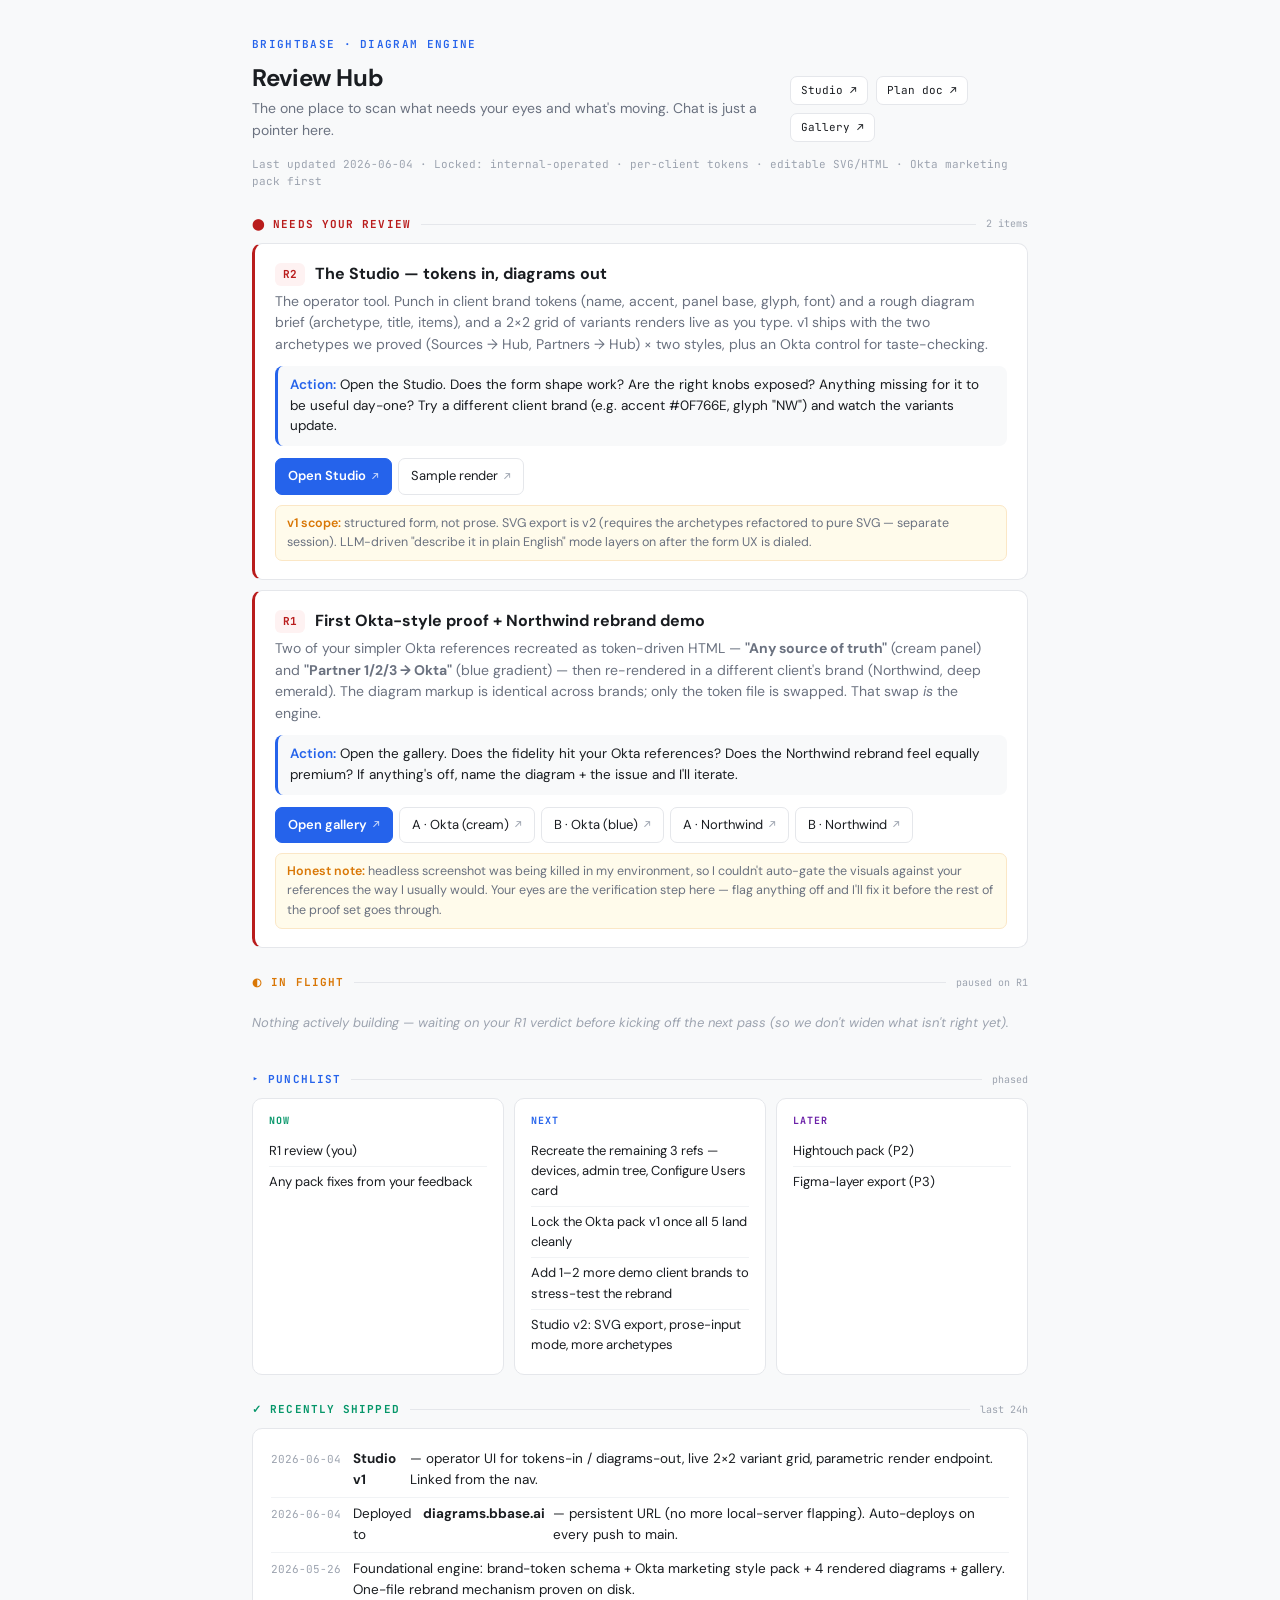
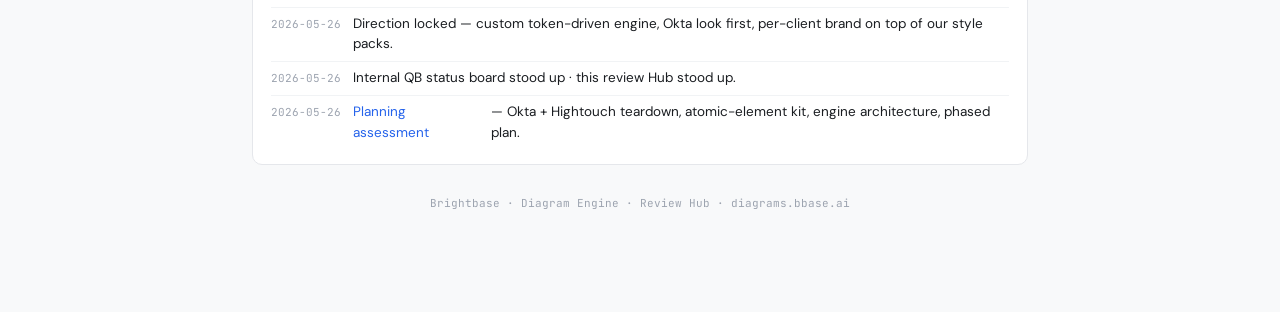
<file: index.html>
<!DOCTYPE html>
<html lang="en">
<head>
<meta charset="UTF-8">
<meta name="viewport" content="width=device-width, initial-scale=1.0">
<title>Diagram Engine · Review Hub</title>
<link rel="preconnect" href="https://fonts.googleapis.com">
<link rel="preconnect" href="https://fonts.gstatic.com" crossorigin>
<link href="https://fonts.googleapis.com/css2?family=DM+Sans:opsz,wght@9..40,400;9..40,500;9..40,600;9..40,700&family=JetBrains+Mono:wght@400;500;600&display=swap" rel="stylesheet">
<style>
  :root{
    --bg:#FFFFFF; --bg2:#F8F9FA; --bg3:#F1F3F5;
    --ink:#1A1D21; --ink2:#6B7280; --ink3:#9CA3AF;
    --border:#E5E7EB; --accent:#2563EB;
    --green:#059669; --green-bg:#ECFDF5;
    --amber:#D97706; --amber-bg:#FFFBEB;
    --purple:#6B21A8; --purple-bg:#F5F3FF;
    --red:#B91C1C; --red-bg:#FEF2F2;
    --r:10px;
    --mono:"JetBrains Mono",ui-monospace,monospace;
  }
  *{box-sizing:border-box;margin:0;padding:0;}
  html{scroll-behavior:smooth;}
  body{font-family:"DM Sans",system-ui,sans-serif; color:var(--ink); background:var(--bg2); line-height:1.55; font-size:15px; -webkit-font-smoothing:antialiased;}
  .wrap{max-width:820px; margin:0 auto; padding:36px 22px 100px;}
  /* header */
  .hdrow{display:flex; align-items:flex-end; justify-content:space-between; gap:18px; margin-bottom:8px;}
  .eyebrow{font-family:var(--mono); font-size:11px; letter-spacing:.12em; text-transform:uppercase; color:var(--accent); font-weight:600;}
  h1{font-size:24px; font-weight:700; letter-spacing:-.015em; margin:6px 0 2px;}
  .sub{color:var(--ink2); font-size:14px;}
  .util{display:flex; gap:8px; flex-wrap:wrap;}
  .util a{text-decoration:none; font-family:var(--mono); font-size:11px; padding:5px 10px; border:1px solid var(--border); border-radius:7px; color:var(--ink); background:var(--bg); white-space:nowrap;}
  .util a:hover{border-color:var(--accent); color:var(--accent);}
  .meta{margin-top:14px; font-family:var(--mono); font-size:11px; color:var(--ink3);}
  /* section */
  .sec{margin-top:26px;}
  .sec-h{display:flex; align-items:center; gap:10px; margin-bottom:10px;}
  .sec-h .lbl{font-family:var(--mono); font-size:11px; letter-spacing:.1em; text-transform:uppercase; font-weight:700;}
  .sec-h.pin .lbl{color:var(--red);}
  .sec-h.fl .lbl{color:var(--amber);}
  .sec-h.pl .lbl{color:var(--accent);}
  .sec-h.sh .lbl{color:var(--green);}
  .sec-h .ln{flex:1; height:1px; background:var(--border);}
  .sec-h .ct{font-family:var(--mono); font-size:10px; color:var(--ink3);}
  /* item card */
  .item{background:var(--bg); border:1px solid var(--border); border-radius:var(--r); padding:18px 20px; margin-bottom:10px; position:relative;}
  .item.pinned{border-left:3px solid var(--red);}
  .item-top{display:flex; align-items:center; gap:10px; margin-bottom:4px;}
  .tagid{font-family:var(--mono); font-size:11px; font-weight:700; padding:3px 8px; border-radius:6px; background:var(--bg3); color:var(--ink);}
  .tagid.r{background:var(--red-bg); color:var(--red);}
  .it-title{font-weight:700; font-size:16px;}
  .it-what{color:var(--ink2); font-size:14px; margin:4px 0 10px;}
  .it-act{font-size:13.5px; padding:9px 12px; background:var(--bg2); border-radius:8px; border-left:3px solid var(--accent); margin:8px 0 12px;}
  .it-act b{font-weight:600; color:var(--accent);}
  .links{display:flex; flex-wrap:wrap; gap:6px;}
  .links a{text-decoration:none; font-size:13px; padding:7px 12px; border-radius:7px; border:1px solid var(--border); color:var(--ink); background:var(--bg); display:inline-flex; align-items:center; gap:6px;}
  .links a:hover{border-color:var(--accent); color:var(--accent);}
  .links a.primary{background:var(--accent); color:#fff; border-color:var(--accent); font-weight:600;}
  .links a.primary:hover{background:#1d4fbf; color:#fff;}
  .links a .ar{font-family:var(--mono); font-size:11px; color:var(--ink3);}
  .links a.primary .ar{color:rgba(255,255,255,.8);}
  .note-honest{margin-top:10px; font-size:12.5px; color:var(--ink2); background:var(--amber-bg); border:1px solid #FBE7C6; border-radius:7px; padding:8px 11px;}
  .note-honest b{color:var(--amber); font-weight:600;}
  /* empty in-flight */
  .empty{font-size:13px; color:var(--ink3); padding:12px 0; font-style:italic;}
  /* punchlist 3-col */
  .punch{display:grid; grid-template-columns:1fr 1fr 1fr; gap:10px;}
  .pcol{background:var(--bg); border:1px solid var(--border); border-radius:var(--r); padding:14px 16px;}
  .pcol .ph{font-family:var(--mono); font-size:10px; letter-spacing:.1em; text-transform:uppercase; font-weight:700; margin-bottom:7px;}
  .pcol.now .ph{color:var(--green);}
  .pcol.nxt .ph{color:var(--accent);}
  .pcol.ltr .ph{color:var(--purple);}
  .pcol ul{list-style:none; padding:0; margin:0;}
  .pcol li{font-size:13px; padding:5px 0; border-top:1px solid var(--bg3); color:var(--ink);}
  .pcol li:first-child{border-top:none;}
  /* shipped */
  .ship{background:var(--bg); border:1px solid var(--border); border-radius:var(--r); padding:14px 18px;}
  .ship ul{list-style:none; padding:0; margin:0;}
  .ship li{font-size:13.5px; padding:6px 0; border-top:1px solid var(--bg3); display:flex; gap:8px; align-items:baseline;}
  .ship li:first-child{border-top:none;}
  .ship .dt{font-family:var(--mono); font-size:11px; color:var(--ink3); min-width:74px;}
  .foot{text-align:center; color:var(--ink3); font-size:11px; margin-top:30px; font-family:var(--mono);}
  @media(max-width:700px){.punch{grid-template-columns:1fr;}}
</style>
</head>
<body>
<div class="wrap">

  <div class="hdrow">
    <div>
      <div class="eyebrow">Brightbase · Diagram Engine</div>
      <h1>Review Hub</h1>
      <div class="sub">The one place to scan what needs your eyes and what's moving. Chat is just a pointer here.</div>
    </div>
    <div class="util">
      <a href="/studio.html" target="_blank">Studio ↗</a>
      <a href="/Diagram_Engine_Plan.html" target="_blank">Plan doc ↗</a>
      <a href="/gallery.html" target="_blank">Gallery ↗</a>
    </div>
  </div>
  <div class="meta">Last updated 2026-06-04 · Locked: internal-operated · per-client tokens · editable SVG/HTML · Okta marketing pack first</div>

  <!-- PINNED -->
  <div class="sec">
    <div class="sec-h pin"><span class="lbl">⬤ Needs your review</span><span class="ln"></span><span class="ct">2 items</span></div>

    <div class="item pinned">
      <div class="item-top">
        <span class="tagid r">R2</span>
        <span class="it-title">The Studio — tokens in, diagrams out</span>
      </div>
      <div class="it-what">
        The operator tool. Punch in client brand tokens (name, accent, panel base, glyph, font) and a rough diagram brief (archetype, title, items), and a 2×2 grid of variants renders live as you type. v1 ships with the two archetypes we proved (Sources → Hub, Partners → Hub) × two styles, plus an Okta control for taste-checking.
      </div>
      <div class="it-act">
        <b>Action:</b> Open the Studio. Does the form shape work? Are the right knobs exposed? Anything missing for it to be useful day-one? Try a different client brand (e.g. accent #0F766E, glyph "NW") and watch the variants update.
      </div>
      <div class="links">
        <a class="primary" href="/studio.html" target="_blank">Open Studio <span class="ar">↗</span></a>
        <a href="/render.html?type=sources-hub&style=cream&accent=%230F766E&glyph=NW&title=Any%20source%20of%20truth&items=HR%20Systems%7CThird-party%20IdPs%7CActive%20Directory%7CLDAP" target="_blank">Sample render <span class="ar">↗</span></a>
      </div>
      <div class="note-honest"><b>v1 scope:</b> structured form, not prose. SVG export is v2 (requires the archetypes refactored to pure SVG — separate session). LLM-driven "describe it in plain English" mode layers on after the form UX is dialed.</div>
    </div>

    <div class="item pinned">
      <div class="item-top">
        <span class="tagid r">R1</span>
        <span class="it-title">First Okta-style proof + Northwind rebrand demo</span>
      </div>
      <div class="it-what">
        Two of your simpler Okta references recreated as token-driven HTML — <b>"Any source of truth"</b> (cream panel) and <b>"Partner 1/2/3 → Okta"</b> (blue gradient) — then re-rendered in a different client's brand (Northwind, deep emerald). The diagram markup is identical across brands; only the token file is swapped. That swap <em>is</em> the engine.
      </div>
      <div class="it-act">
        <b>Action:</b> Open the gallery. Does the fidelity hit your Okta references? Does the Northwind rebrand feel equally premium? If anything's off, name the diagram + the issue and I'll iterate.
      </div>
      <div class="links">
        <a class="primary" href="/gallery.html" target="_blank">Open gallery <span class="ar">↗</span></a>
        <a href="/diagrams/any-source-of-truth.html" target="_blank">A · Okta (cream) <span class="ar">↗</span></a>
        <a href="/diagrams/partners-idp.html" target="_blank">B · Okta (blue) <span class="ar">↗</span></a>
        <a href="/diagrams/any-source-of-truth.northwind.html" target="_blank">A · Northwind <span class="ar">↗</span></a>
        <a href="/diagrams/partners-idp.northwind.html" target="_blank">B · Northwind <span class="ar">↗</span></a>
      </div>
      <div class="note-honest"><b>Honest note:</b> headless screenshot was being killed in my environment, so I couldn't auto-gate the visuals against your references the way I usually would. Your eyes are the verification step here — flag anything off and I'll fix it before the rest of the proof set goes through.</div>
    </div>
  </div>

  <!-- IN FLIGHT -->
  <div class="sec">
    <div class="sec-h fl"><span class="lbl">◐ In flight</span><span class="ln"></span><span class="ct">paused on R1</span></div>
    <div class="empty">Nothing actively building — waiting on your R1 verdict before kicking off the next pass (so we don't widen what isn't right yet).</div>
  </div>

  <!-- PUNCHLIST -->
  <div class="sec">
    <div class="sec-h pl"><span class="lbl">▸ Punchlist</span><span class="ln"></span><span class="ct">phased</span></div>
    <div class="punch">
      <div class="pcol now">
        <div class="ph">Now</div>
        <ul>
          <li>R1 review (you)</li>
          <li>Any pack fixes from your feedback</li>
        </ul>
      </div>
      <div class="pcol nxt">
        <div class="ph">Next</div>
        <ul>
          <li>Recreate the remaining 3 refs — devices, admin tree, Configure Users card</li>
          <li>Lock the Okta pack v1 once all 5 land cleanly</li>
          <li>Add 1–2 more demo client brands to stress-test the rebrand</li>
          <li>Studio v2: SVG export, prose-input mode, more archetypes</li>
        </ul>
      </div>
      <div class="pcol ltr">
        <div class="ph">Later</div>
        <ul>
          <li>Hightouch pack (P2)</li>
          <li>Figma-layer export (P3)</li>
        </ul>
      </div>
    </div>
  </div>

  <!-- SHIPPED -->
  <div class="sec">
    <div class="sec-h sh"><span class="lbl">✓ Recently shipped</span><span class="ln"></span><span class="ct">last 24h</span></div>
    <div class="ship">
      <ul>
        <li><span class="dt">2026-06-04</span> <b>Studio v1</b> — operator UI for tokens-in / diagrams-out, live 2×2 variant grid, parametric render endpoint. Linked from the nav.</li>
        <li><span class="dt">2026-06-04</span> Deployed to <b>diagrams.bbase.ai</b> — persistent URL (no more local-server flapping). Auto-deploys on every push to main.</li>
        <li><span class="dt">2026-05-26</span> Foundational engine: brand-token schema + Okta marketing style pack + 4 rendered diagrams + gallery. One-file rebrand mechanism proven on disk.</li>
        <li><span class="dt">2026-05-26</span> Direction locked — custom token-driven engine, Okta look first, per-client brand on top of our style packs.</li>
        <li><span class="dt">2026-05-26</span> Internal QB status board stood up · this review Hub stood up.</li>
        <li><span class="dt">2026-05-26</span> <a href="/Diagram_Engine_Plan.html" target="_blank" style="color:var(--accent);text-decoration:none;">Planning assessment</a> — Okta + Hightouch teardown, atomic-element kit, engine architecture, phased plan.</li>
      </ul>
    </div>
  </div>

  <div class="foot">Brightbase · Diagram Engine · Review Hub · diagrams.bbase.ai</div>
</div>
</body>
</html>
</file>
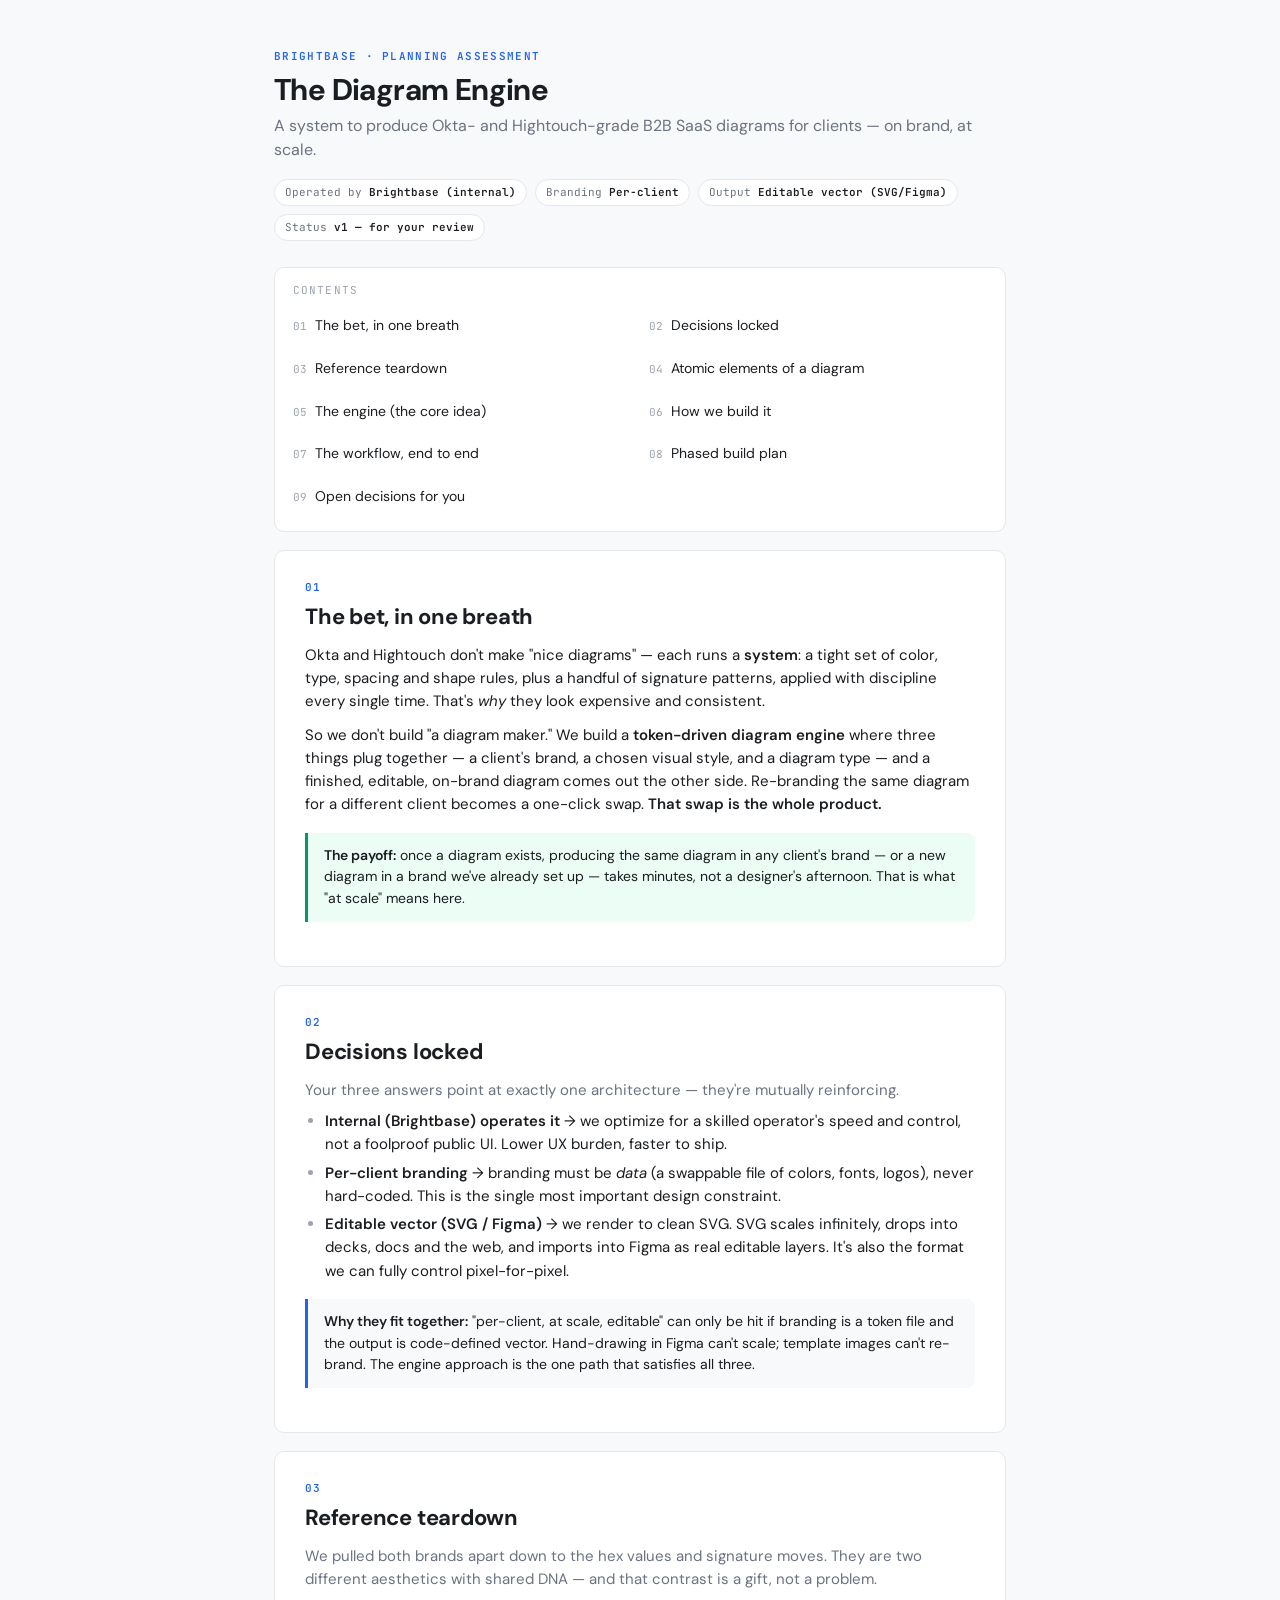
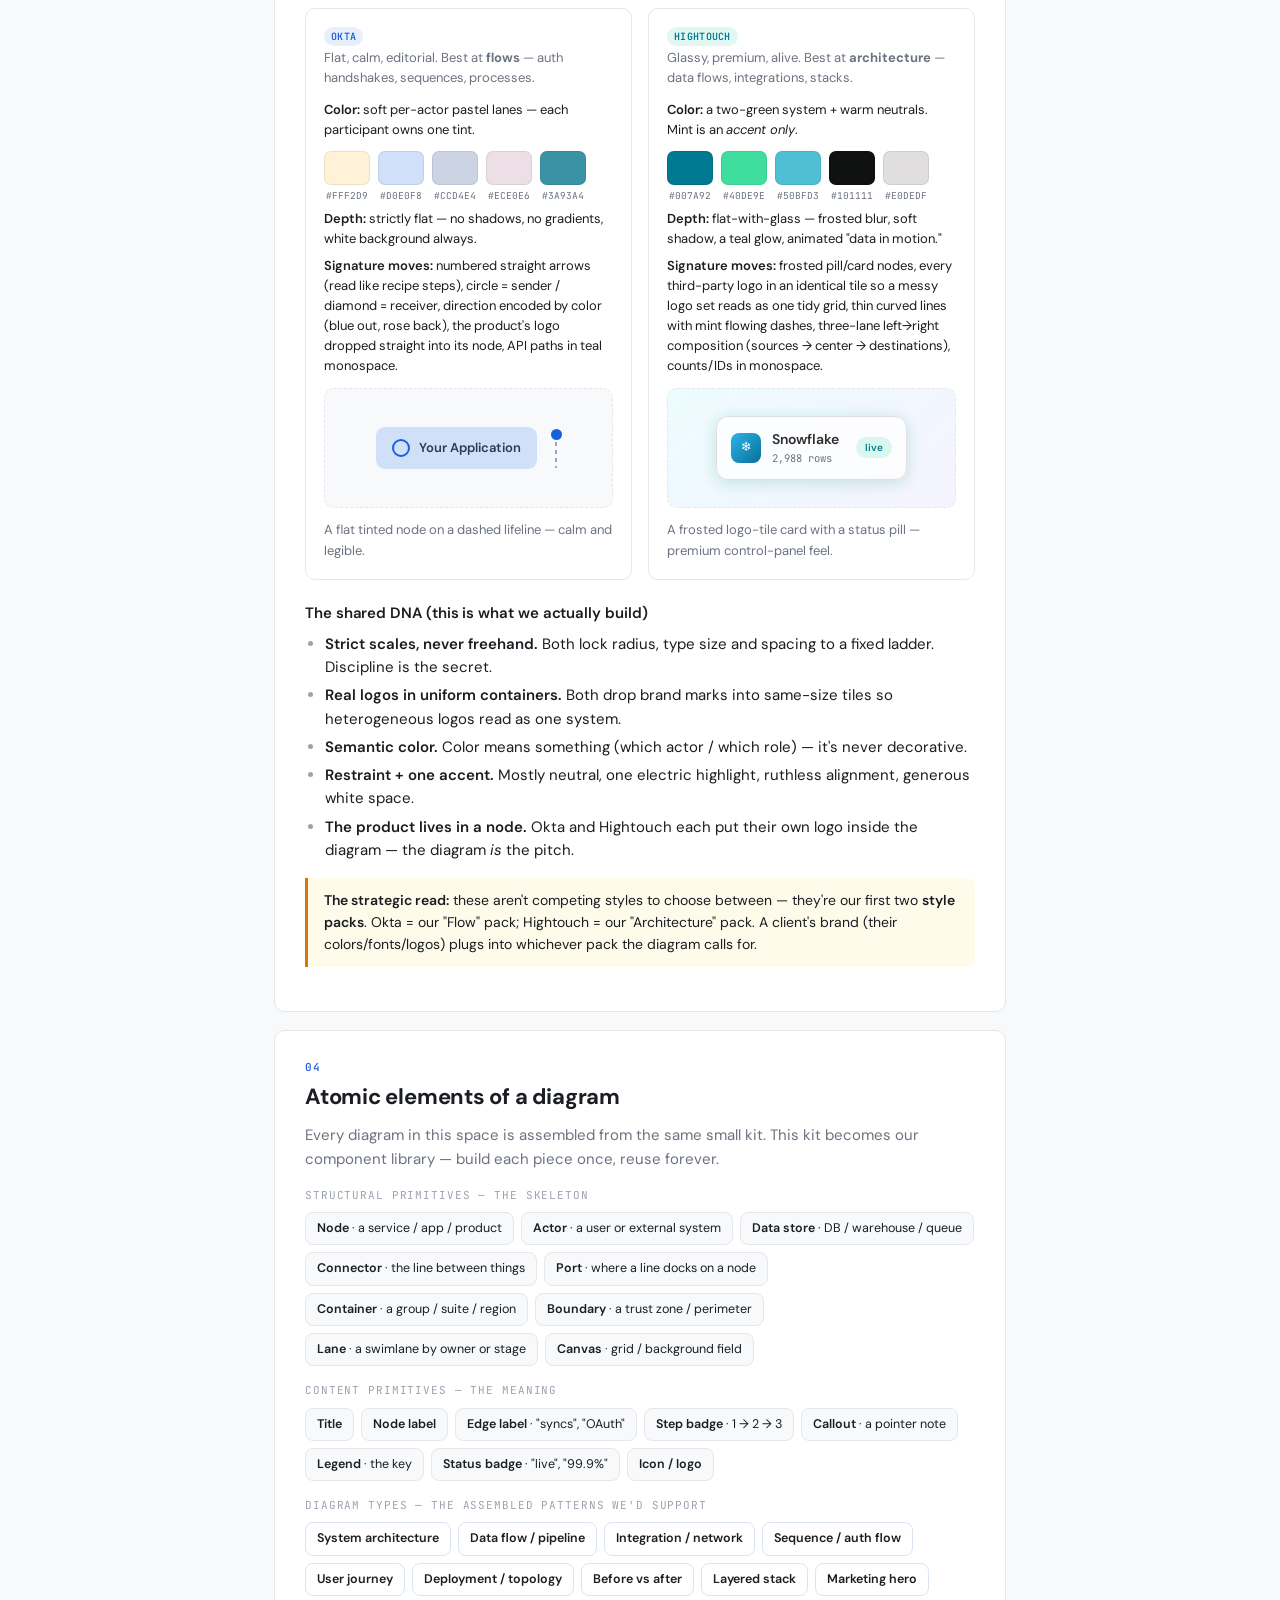
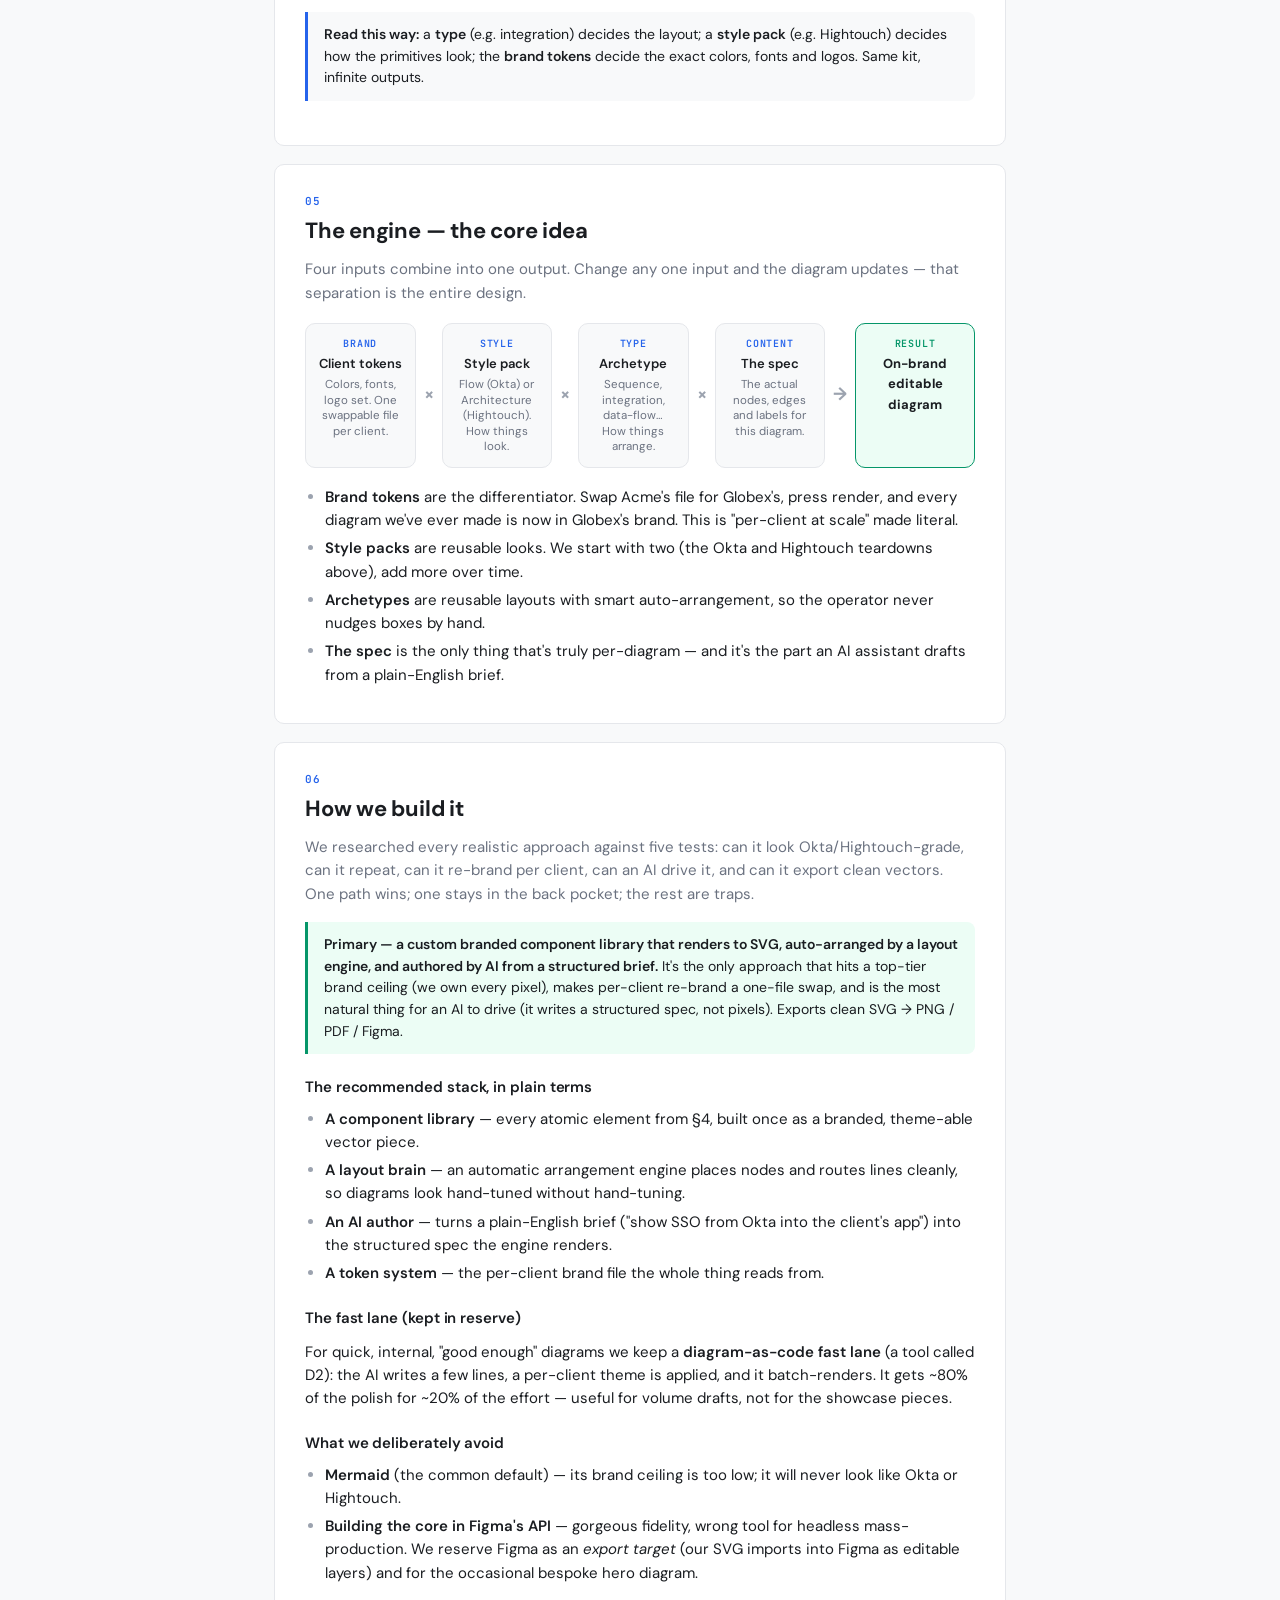
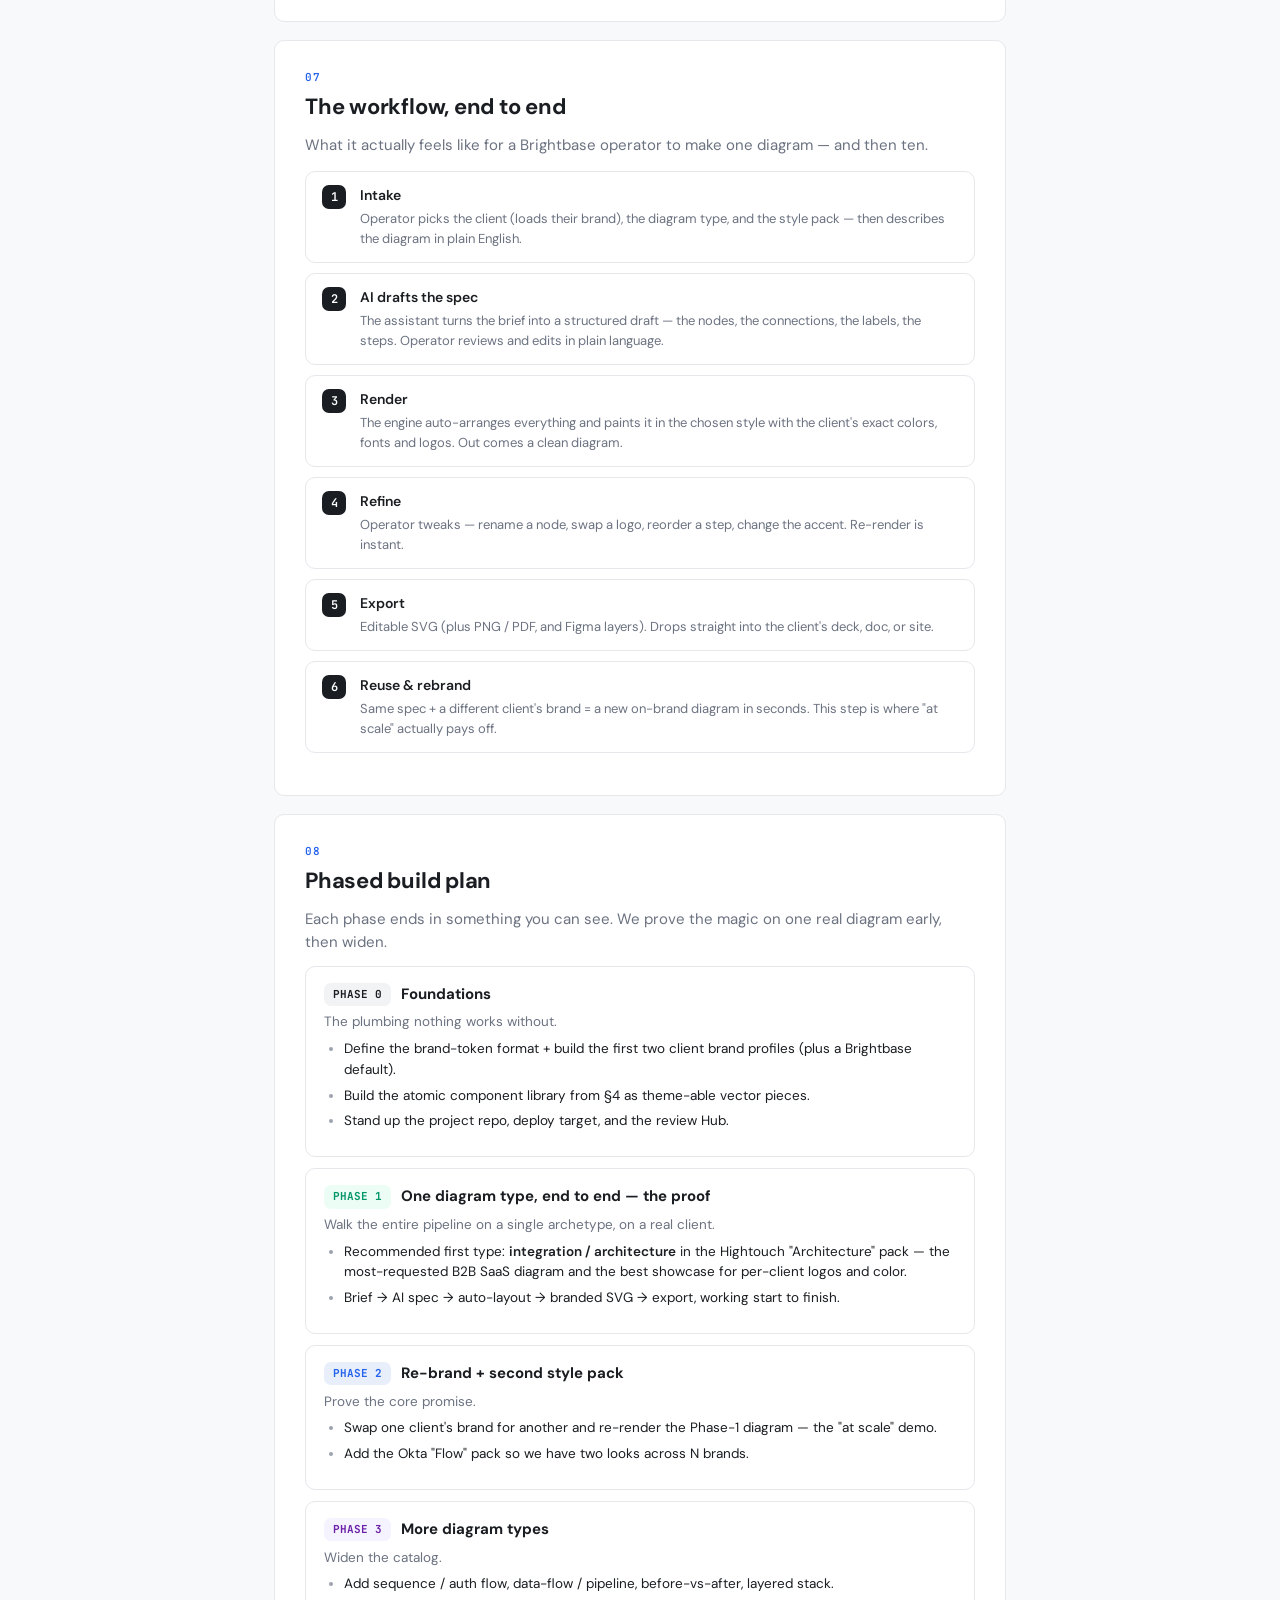
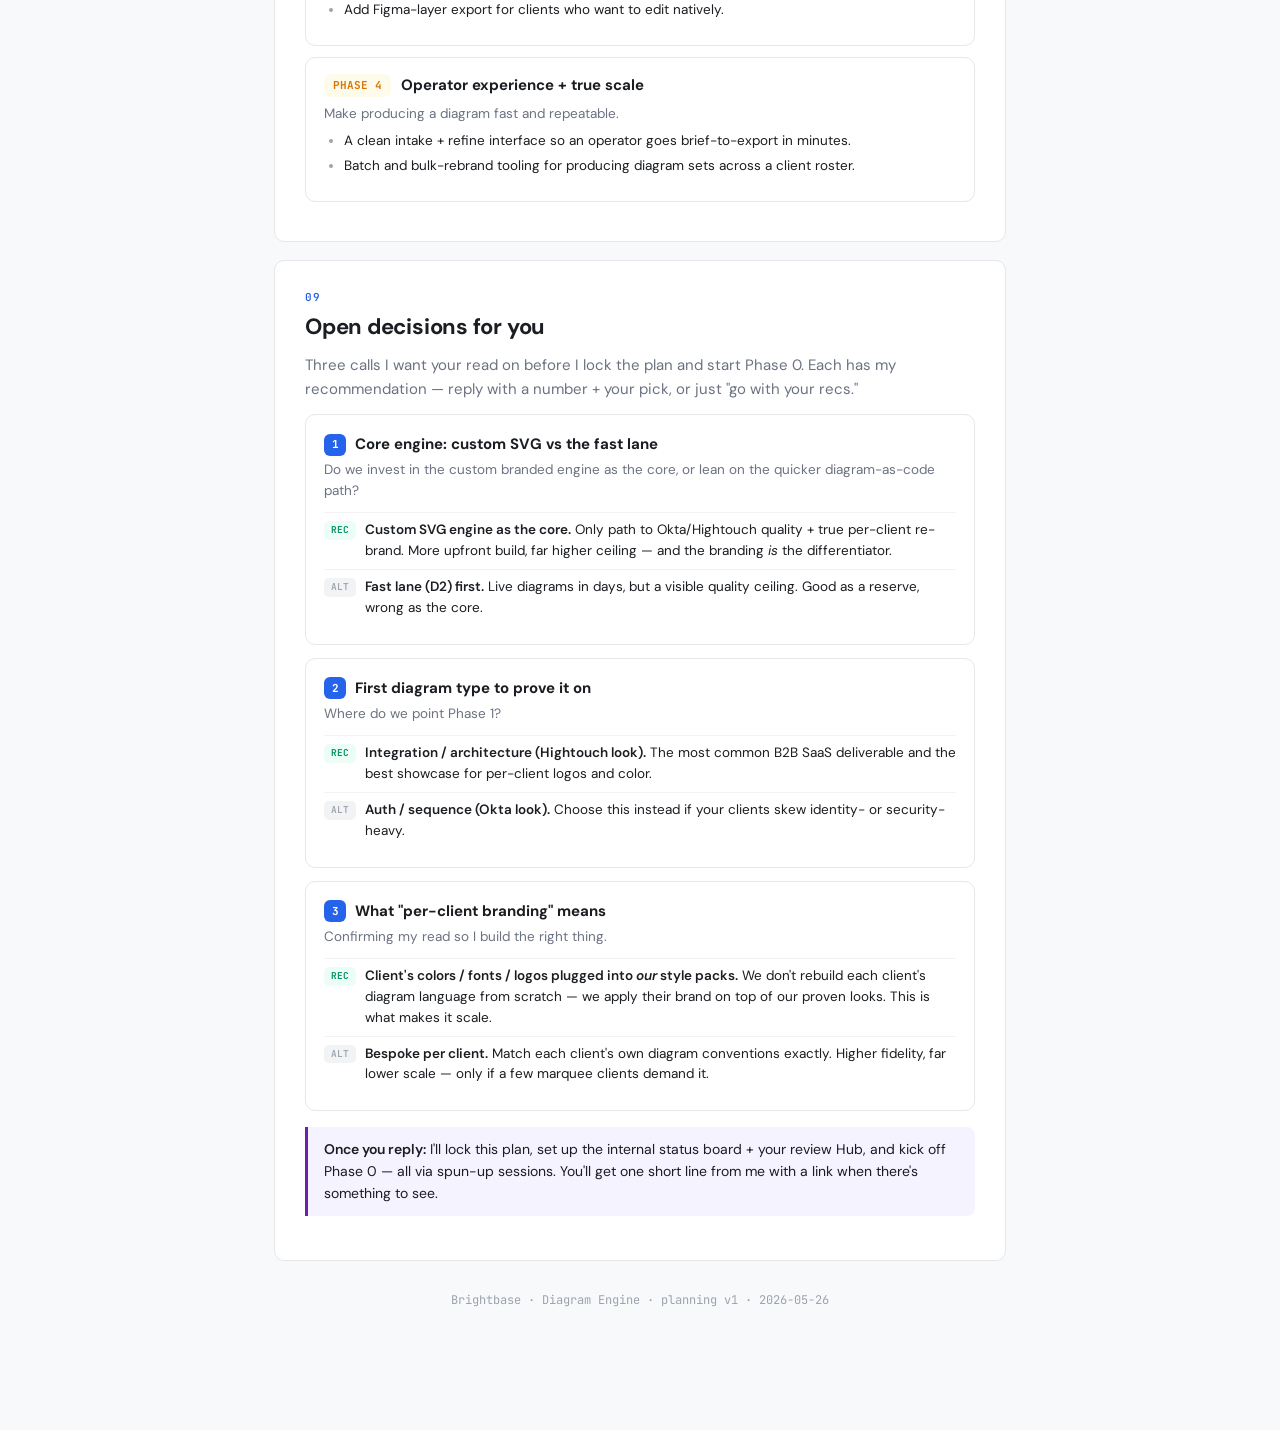
<file: Diagram_Engine_Plan.html>
<!DOCTYPE html>
<html lang="en">
<head>
<meta charset="UTF-8">
<meta name="viewport" content="width=device-width, initial-scale=1.0">
<title>Diagram Engine — Planning Assessment</title>
<link rel="preconnect" href="https://fonts.googleapis.com">
<link rel="preconnect" href="https://fonts.gstatic.com" crossorigin>
<link href="https://fonts.googleapis.com/css2?family=DM+Sans:opsz,wght@9..40,400;9..40,500;9..40,600;9..40,700&family=JetBrains+Mono:wght@400;500;600&display=swap" rel="stylesheet">
<style>
  :root{
    --bg:#FFFFFF; --bg2:#F8F9FA; --bg3:#F1F3F5;
    --ink:#1A1D21; --ink2:#6B7280; --ink3:#9CA3AF;
    --border:#E5E7EB; --accent:#2563EB;
    --green:#059669; --green-bg:#ECFDF5;
    --amber:#D97706; --amber-bg:#FFFBEB;
    --purple:#6B21A8; --purple-bg:#F5F3FF;
    --r:10px;
    --mono:"JetBrains Mono",ui-monospace,monospace;
  }
  *{box-sizing:border-box;margin:0;padding:0;}
  html{scroll-behavior:smooth;}
  body{
    font-family:"DM Sans",system-ui,sans-serif;
    color:var(--ink); background:var(--bg2);
    line-height:1.55; font-size:15px;
    -webkit-font-smoothing:antialiased;
  }
  .wrap{max-width:780px; margin:0 auto; padding:48px 24px 120px;}
  /* header */
  .hd{margin-bottom:14px;}
  .eyebrow{font-family:var(--mono); font-size:11px; letter-spacing:.12em; text-transform:uppercase; color:var(--accent); font-weight:600;}
  h1{font-size:30px; font-weight:700; letter-spacing:-.02em; margin:8px 0 6px; line-height:1.15;}
  .sub{color:var(--ink2); font-size:16px;}
  .meta{display:flex; gap:8px; flex-wrap:wrap; margin-top:16px;}
  .pill{font-family:var(--mono); font-size:11px; padding:4px 10px; border:1px solid var(--border); border-radius:999px; background:var(--bg); color:var(--ink2);}
  .pill b{color:var(--ink); font-weight:600;}
  /* toc */
  .toc{background:var(--bg); border:1px solid var(--border); border-radius:var(--r); padding:14px 18px; margin:26px 0 10px;}
  .toc-t{font-family:var(--mono); font-size:11px; letter-spacing:.1em; text-transform:uppercase; color:var(--ink3); margin-bottom:8px;}
  .toc ol{list-style:none; counter-reset:t; display:grid; grid-template-columns:1fr 1fr; gap:4px 18px;}
  .toc li{counter-increment:t; font-size:14px;}
  .toc li span{cursor:pointer; color:var(--ink); padding:3px 0; display:inline-block; border-bottom:1px solid transparent;}
  .toc li span:hover{color:var(--accent); border-bottom-color:var(--accent);}
  .toc li span::before{content:counter(t,decimal-leading-zero); font-family:var(--mono); color:var(--ink3); font-size:11px; margin-right:8px;}
  /* sections */
  section{background:var(--bg); border:1px solid var(--border); border-radius:var(--r); padding:28px 30px; margin-top:18px;}
  .snum{font-family:var(--mono); font-size:11px; color:var(--accent); letter-spacing:.1em; font-weight:600;}
  h2{font-size:22px; font-weight:700; letter-spacing:-.01em; margin:4px 0 4px;}
  h3{font-size:15px; font-weight:600; margin:22px 0 8px; letter-spacing:-.005em;}
  .lede{color:var(--ink2); font-size:15px; margin-bottom:6px;}
  p{margin:10px 0; color:var(--ink);}
  ul,ol.body{margin:8px 0 8px 2px; padding-left:18px;}
  li{margin:5px 0;}
  li::marker{color:var(--ink3);}
  strong{font-weight:600;}
  code{font-family:var(--mono); font-size:.88em; background:var(--bg3); padding:1px 6px; border-radius:5px; color:var(--ink);}
  .hr{height:1px; background:var(--border); margin:22px 0;}
  /* callout */
  .note{border-left:3px solid var(--accent); background:var(--bg2); padding:12px 16px; border-radius:0 8px 8px 0; margin:16px 0; font-size:14px;}
  .note.green{border-color:var(--green); background:var(--green-bg);}
  .note.amber{border-color:var(--amber); background:var(--amber-bg);}
  .note.purple{border-color:var(--purple); background:var(--purple-bg);}
  .note b{font-weight:600;}
  /* two-col compare */
  .cols{display:grid; grid-template-columns:1fr 1fr; gap:16px; margin:16px 0;}
  .card{border:1px solid var(--border); border-radius:var(--r); padding:18px; background:var(--bg);}
  .card .ct{font-weight:700; font-size:15px; display:flex; align-items:center; gap:8px; margin-bottom:2px;}
  .card .cs{color:var(--ink2); font-size:13px; margin-bottom:12px;}
  .tag{font-family:var(--mono); font-size:10px; padding:2px 7px; border-radius:999px; font-weight:600; letter-spacing:.03em;}
  .tag.okta{background:#E8EFFB; color:#1662DD;}
  .tag.ht{background:#E1F7F2; color:#007A92;}
  .mini{font-size:13px; margin:6px 0;}
  .mini b{font-weight:600;}
  /* swatches */
  .sw-row{display:flex; flex-wrap:wrap; gap:8px; margin:10px 0 4px;}
  .sw{display:flex; flex-direction:column; align-items:center; gap:4px;}
  .sw .chip{width:46px; height:34px; border-radius:7px; border:1px solid rgba(0,0,0,.08);}
  .sw .hx{font-family:var(--mono); font-size:9.5px; color:var(--ink2);}
  /* specimen stage */
  .stage{border:1px dashed var(--border); border-radius:var(--r); padding:22px; margin:12px 0; display:flex; align-items:center; justify-content:center; min-height:120px; background:var(--bg2);}
  .stage.ht-stage{background:linear-gradient(135deg,#ECFCFF,#F5F3FF);}
  /* okta specimen */
  .ok-node{background:#D0E0F8; color:#2A3B5C; border-radius:9px; padding:11px 16px; font-size:13px; font-weight:600; display:flex; align-items:center; gap:9px;}
  .ok-glyph{width:18px;height:18px;border-radius:50%; border:2px solid #1662DD; display:inline-block;}
  .ok-flow{display:flex; flex-direction:column; align-items:center; gap:2px;}
  .ok-life{width:1.5px; height:26px; background:repeating-linear-gradient(#9aa7c0 0 4px, transparent 4px 8px);}
  .ok-dot{width:11px;height:11px;border-radius:50%; background:#1662DD;}
  /* ht specimen */
  .ht-node{background:rgba(255,255,255,.72); backdrop-filter:blur(10px); border:1px solid #E0DEDF; border-radius:12px; padding:12px 14px; display:flex; align-items:center; gap:11px; box-shadow:0 4px 20px rgba(0,0,0,.07), 0 2px 14px rgba(64,222,158,.18);}
  .ht-logo{width:30px;height:30px;border-radius:8px; background:linear-gradient(135deg,#29B5E8,#0a6e99); display:flex;align-items:center;justify-content:center; color:#fff; font-weight:700; font-size:13px;}
  .ht-tx .l{font-weight:600; font-size:14px; color:#302D2E;}
  .ht-tx .m{font-family:var(--mono); font-size:10.5px; color:#6B7280;}
  .ht-pill{margin-left:6px; font-size:10px; font-weight:600; color:#007A92; background:rgba(64,222,158,.18); padding:3px 9px; border-radius:999px;}
  /* equation strip */
  .eq{display:flex; align-items:stretch; gap:8px; flex-wrap:wrap; margin:18px 0; }
  .eq .box{flex:1; min-width:110px; border:1px solid var(--border); border-radius:10px; padding:12px; text-align:center; background:var(--bg2);}
  .eq .box .k{font-family:var(--mono); font-size:10px; color:var(--accent); text-transform:uppercase; letter-spacing:.08em; font-weight:600;}
  .eq .box .v{font-size:13px; font-weight:600; margin-top:3px;}
  .eq .box .d{font-size:11.5px; color:var(--ink2); margin-top:3px; line-height:1.35;}
  .eq .op{display:flex; align-items:center; font-weight:700; color:var(--ink3); font-size:18px;}
  .eq .out{flex:1.1; min-width:120px; border:1px solid var(--green); background:var(--green-bg); border-radius:10px; padding:12px; text-align:center;}
  .eq .out .k{font-family:var(--mono); font-size:10px; color:var(--green); text-transform:uppercase; letter-spacing:.08em; font-weight:600;}
  .eq .out .v{font-size:13px; font-weight:700; margin-top:3px;}
  /* atomic chips */
  .grp-t{font-family:var(--mono); font-size:11px; letter-spacing:.08em; text-transform:uppercase; color:var(--ink3); margin:16px 0 8px;}
  .chips{display:flex; flex-wrap:wrap; gap:7px;}
  .ach{font-size:12.5px; padding:6px 11px; border:1px solid var(--border); border-radius:8px; background:var(--bg2);}
  .ach b{font-weight:600;}
  .ach.t{background:#fff; border-color:#dbe4f3;}
  /* pipeline */
  .pipe{display:grid; gap:10px; margin:14px 0;}
  .step{display:flex; gap:14px; align-items:flex-start; border:1px solid var(--border); border-radius:10px; padding:13px 16px; background:var(--bg);}
  .step .n{font-family:var(--mono); font-weight:600; font-size:12px; color:#fff; background:var(--ink); min-width:24px;height:24px; border-radius:7px; display:flex;align-items:center;justify-content:center;}
  .step .b{flex:1;}
  .step .b .h{font-weight:600; font-size:14px;}
  .step .b .t{font-size:13px; color:var(--ink2); margin-top:2px;}
  /* phases */
  .phase{border:1px solid var(--border); border-radius:10px; padding:16px 18px; margin:11px 0; position:relative;}
  .phase .ph-h{display:flex; align-items:center; gap:10px; margin-bottom:6px;}
  .ph-tag{font-family:var(--mono); font-size:11px; font-weight:700; padding:3px 9px; border-radius:7px;}
  .ph0{background:var(--bg3); color:var(--ink);}
  .ph1{background:var(--green-bg); color:var(--green);}
  .ph2{background:#E8EFFB; color:var(--accent);}
  .ph3{background:var(--purple-bg); color:var(--purple);}
  .ph4{background:var(--amber-bg); color:var(--amber);}
  .phase .ph-name{font-weight:700; font-size:15px;}
  .phase .ph-goal{font-size:13.5px; color:var(--ink2); margin-bottom:4px;}
  .phase ul{margin-top:6px;}
  .phase li{font-size:13.5px;}
  /* decisions */
  .dec{border:1px solid var(--border); border-radius:10px; padding:18px; margin:13px 0;}
  .dec .dh{font-weight:700; font-size:15px; display:flex; gap:9px; align-items:center;}
  .dec .dq{color:var(--ink2); font-size:13.5px; margin:4px 0 10px;}
  .opt{display:flex; gap:9px; align-items:flex-start; padding:7px 0; border-top:1px solid var(--bg3); font-size:13.5px;}
  .opt:first-of-type{border-top:none;}
  .opt .rec{font-family:var(--mono); font-size:9.5px; font-weight:700; color:var(--green); background:var(--green-bg); padding:2px 7px; border-radius:5px; white-space:nowrap; margin-top:1px;}
  .opt .alt{font-family:var(--mono); font-size:9.5px; font-weight:600; color:var(--ink3); background:var(--bg3); padding:2px 7px; border-radius:5px; white-space:nowrap; margin-top:1px;}
  .opt .ot b{font-weight:600;}
  .dnum{font-family:var(--mono); font-size:11px; font-weight:700; color:#fff; background:var(--accent); min-width:22px;height:22px;border-radius:6px; display:flex;align-items:center;justify-content:center;}
  .foot{text-align:center; color:var(--ink3); font-size:12px; margin-top:30px; font-family:var(--mono);}
  @media(max-width:680px){ .cols,.toc ol{grid-template-columns:1fr;} .eq{flex-direction:column;} .eq .op{justify-content:center;} }
</style>
</head>
<body>
<div class="wrap">

  <div class="hd">
    <div class="eyebrow">Brightbase · Planning Assessment</div>
    <h1>The Diagram Engine</h1>
    <div class="sub">A system to produce Okta- and Hightouch-grade B2B SaaS diagrams for clients — on brand, at scale.</div>
    <div class="meta">
      <span class="pill">Operated by <b>Brightbase (internal)</b></span>
      <span class="pill">Branding <b>Per-client</b></span>
      <span class="pill">Output <b>Editable vector (SVG/Figma)</b></span>
      <span class="pill">Status <b>v1 — for your review</b></span>
    </div>
  </div>

  <div class="toc">
    <div class="toc-t">Contents</div>
    <ol>
      <li><span onclick="go('s1')">The bet, in one breath</span></li>
      <li><span onclick="go('s2')">Decisions locked</span></li>
      <li><span onclick="go('s3')">Reference teardown</span></li>
      <li><span onclick="go('s4')">Atomic elements of a diagram</span></li>
      <li><span onclick="go('s5')">The engine (the core idea)</span></li>
      <li><span onclick="go('s6')">How we build it</span></li>
      <li><span onclick="go('s7')">The workflow, end to end</span></li>
      <li><span onclick="go('s8')">Phased build plan</span></li>
      <li><span onclick="go('s9')">Open decisions for you</span></li>
    </ol>
  </div>

  <!-- 1 -->
  <section id="s1">
    <div class="snum">01</div>
    <h2>The bet, in one breath</h2>
    <p>Okta and Hightouch don't make "nice diagrams" — each runs a <strong>system</strong>: a tight set of color, type, spacing and shape rules, plus a handful of signature patterns, applied with discipline every single time. That's <em>why</em> they look expensive and consistent.</p>
    <p>So we don't build "a diagram maker." We build a <strong>token-driven diagram engine</strong> where three things plug together — a client's brand, a chosen visual style, and a diagram type — and a finished, editable, on-brand diagram comes out the other side. Re-branding the same diagram for a different client becomes a one-click swap. <strong>That swap is the whole product.</strong></p>
    <div class="note green"><b>The payoff:</b> once a diagram exists, producing the same diagram in any client's brand — or a new diagram in a brand we've already set up — takes minutes, not a designer's afternoon. That is what "at scale" means here.</div>
  </section>

  <!-- 2 -->
  <section id="s2">
    <div class="snum">02</div>
    <h2>Decisions locked</h2>
    <p class="lede">Your three answers point at exactly one architecture — they're mutually reinforcing.</p>
    <ul>
      <li><strong>Internal (Brightbase) operates it</strong> → we optimize for a skilled operator's speed and control, not a foolproof public UI. Lower UX burden, faster to ship.</li>
      <li><strong>Per-client branding</strong> → branding must be <em>data</em> (a swappable file of colors, fonts, logos), never hard-coded. This is the single most important design constraint.</li>
      <li><strong>Editable vector (SVG / Figma)</strong> → we render to clean SVG. SVG scales infinitely, drops into decks, docs and the web, and imports into Figma as real editable layers. It's also the format we can fully control pixel-for-pixel.</li>
    </ul>
    <div class="note"><b>Why they fit together:</b> "per-client, at scale, editable" can only be hit if branding is a token file and the output is code-defined vector. Hand-drawing in Figma can't scale; template images can't re-brand. The engine approach is the one path that satisfies all three.</div>
  </section>

  <!-- 3 -->
  <section id="s3">
    <div class="snum">03</div>
    <h2>Reference teardown</h2>
    <p class="lede">We pulled both brands apart down to the hex values and signature moves. They are two different aesthetics with shared DNA — and that contrast is a gift, not a problem.</p>

    <div class="cols">
      <div class="card">
        <div class="ct"><span class="tag okta">OKTA</span></div>
        <div class="cs">Flat, calm, editorial. Best at <b>flows</b> — auth handshakes, sequences, processes.</div>
        <div class="mini"><b>Color:</b> soft per-actor pastel lanes — each participant owns one tint.</div>
        <div class="sw-row">
          <div class="sw"><div class="chip" style="background:#FFF2D9"></div><div class="hx">#FFF2D9</div></div>
          <div class="sw"><div class="chip" style="background:#D0E0F8"></div><div class="hx">#D0E0F8</div></div>
          <div class="sw"><div class="chip" style="background:#CCD4E4"></div><div class="hx">#CCD4E4</div></div>
          <div class="sw"><div class="chip" style="background:#ECE0E6"></div><div class="hx">#ECE0E6</div></div>
          <div class="sw"><div class="chip" style="background:#3A93A4"></div><div class="hx">#3A93A4</div></div>
        </div>
        <div class="mini"><b>Depth:</b> strictly flat — no shadows, no gradients, white background always.</div>
        <div class="mini"><b>Signature moves:</b> numbered straight arrows (read like recipe steps), circle = sender / diamond = receiver, direction encoded by color (blue out, rose back), the product's logo dropped straight into its node, API paths in teal monospace.</div>
        <div class="stage">
          <div class="ok-node"><span class="ok-glyph"></span>Your Application</div>
          <div class="ok-flow" style="margin-left:14px"><div class="ok-dot"></div><div class="ok-life"></div></div>
        </div>
        <div class="cs" style="margin:0">A flat tinted node on a dashed lifeline — calm and legible.</div>
      </div>

      <div class="card">
        <div class="ct"><span class="tag ht">HIGHTOUCH</span></div>
        <div class="cs">Glassy, premium, alive. Best at <b>architecture</b> — data flows, integrations, stacks.</div>
        <div class="mini"><b>Color:</b> a two-green system + warm neutrals. Mint is an <em>accent only</em>.</div>
        <div class="sw-row">
          <div class="sw"><div class="chip" style="background:#007A92"></div><div class="hx">#007A92</div></div>
          <div class="sw"><div class="chip" style="background:#40DE9E"></div><div class="hx">#40DE9E</div></div>
          <div class="sw"><div class="chip" style="background:#50BFD3"></div><div class="hx">#50BFD3</div></div>
          <div class="sw"><div class="chip" style="background:#101111"></div><div class="hx">#101111</div></div>
          <div class="sw"><div class="chip" style="background:#E0DEDF"></div><div class="hx">#E0DEDF</div></div>
        </div>
        <div class="mini"><b>Depth:</b> flat-with-glass — frosted blur, soft shadow, a teal glow, animated "data in motion."</div>
        <div class="mini"><b>Signature moves:</b> frosted pill/card nodes, every third-party logo in an identical tile so a messy logo set reads as one tidy grid, thin curved lines with mint flowing dashes, three-lane left→right composition (sources → center → destinations), counts/IDs in monospace.</div>
        <div class="stage ht-stage">
          <div class="ht-node"><div class="ht-logo">❄</div><div class="ht-tx"><div class="l">Snowflake</div><div class="m">2,988 rows</div></div><span class="ht-pill">live</span></div>
        </div>
        <div class="cs" style="margin:0">A frosted logo-tile card with a status pill — premium control-panel feel.</div>
      </div>
    </div>

    <h3>The shared DNA (this is what we actually build)</h3>
    <ul>
      <li><strong>Strict scales, never freehand.</strong> Both lock radius, type size and spacing to a fixed ladder. Discipline is the secret.</li>
      <li><strong>Real logos in uniform containers.</strong> Both drop brand marks into same-size tiles so heterogeneous logos read as one system.</li>
      <li><strong>Semantic color.</strong> Color means something (which actor / which role) — it's never decorative.</li>
      <li><strong>Restraint + one accent.</strong> Mostly neutral, one electric highlight, ruthless alignment, generous white space.</li>
      <li><strong>The product lives in a node.</strong> Okta and Hightouch each put their own logo inside the diagram — the diagram <em>is</em> the pitch.</li>
    </ul>
    <div class="note amber"><b>The strategic read:</b> these aren't competing styles to choose between — they're our first two <b>style packs</b>. Okta = our "Flow" pack; Hightouch = our "Architecture" pack. A client's brand (their colors/fonts/logos) plugs into whichever pack the diagram calls for.</div>
  </section>

  <!-- 4 -->
  <section id="s4">
    <div class="snum">04</div>
    <h2>Atomic elements of a diagram</h2>
    <p class="lede">Every diagram in this space is assembled from the same small kit. This kit becomes our component library — build each piece once, reuse forever.</p>

    <div class="grp-t">Structural primitives — the skeleton</div>
    <div class="chips">
      <span class="ach"><b>Node</b> · a service / app / product</span>
      <span class="ach"><b>Actor</b> · a user or external system</span>
      <span class="ach"><b>Data store</b> · DB / warehouse / queue</span>
      <span class="ach"><b>Connector</b> · the line between things</span>
      <span class="ach"><b>Port</b> · where a line docks on a node</span>
      <span class="ach"><b>Container</b> · a group / suite / region</span>
      <span class="ach"><b>Boundary</b> · a trust zone / perimeter</span>
      <span class="ach"><b>Lane</b> · a swimlane by owner or stage</span>
      <span class="ach"><b>Canvas</b> · grid / background field</span>
    </div>

    <div class="grp-t">Content primitives — the meaning</div>
    <div class="chips">
      <span class="ach"><b>Title</b></span>
      <span class="ach"><b>Node label</b></span>
      <span class="ach"><b>Edge label</b> · "syncs", "OAuth"</span>
      <span class="ach"><b>Step badge</b> · 1 → 2 → 3</span>
      <span class="ach"><b>Callout</b> · a pointer note</span>
      <span class="ach"><b>Legend</b> · the key</span>
      <span class="ach"><b>Status badge</b> · "live", "99.9%"</span>
      <span class="ach"><b>Icon / logo</b></span>
    </div>

    <div class="grp-t">Diagram types — the assembled patterns we'd support</div>
    <div class="chips">
      <span class="ach t"><b>System architecture</b></span>
      <span class="ach t"><b>Data flow / pipeline</b></span>
      <span class="ach t"><b>Integration / network</b></span>
      <span class="ach t"><b>Sequence / auth flow</b></span>
      <span class="ach t"><b>User journey</b></span>
      <span class="ach t"><b>Deployment / topology</b></span>
      <span class="ach t"><b>Before vs after</b></span>
      <span class="ach t"><b>Layered stack</b></span>
      <span class="ach t"><b>Marketing hero</b></span>
    </div>
    <div class="note"><b>Read this way:</b> a <b>type</b> (e.g. integration) decides the layout; a <b>style pack</b> (e.g. Hightouch) decides how the primitives look; the <b>brand tokens</b> decide the exact colors, fonts and logos. Same kit, infinite outputs.</div>
  </section>

  <!-- 5 -->
  <section id="s5">
    <div class="snum">05</div>
    <h2>The engine — the core idea</h2>
    <p class="lede">Four inputs combine into one output. Change any one input and the diagram updates — that separation is the entire design.</p>

    <div class="eq">
      <div class="box"><div class="k">Brand</div><div class="v">Client tokens</div><div class="d">Colors, fonts, logo set. One swappable file per client.</div></div>
      <div class="op">×</div>
      <div class="box"><div class="k">Style</div><div class="v">Style pack</div><div class="d">Flow (Okta) or Architecture (Hightouch). How things look.</div></div>
      <div class="op">×</div>
      <div class="box"><div class="k">Type</div><div class="v">Archetype</div><div class="d">Sequence, integration, data-flow… How things arrange.</div></div>
      <div class="op">×</div>
      <div class="box"><div class="k">Content</div><div class="v">The spec</div><div class="d">The actual nodes, edges and labels for this diagram.</div></div>
      <div class="op">→</div>
      <div class="out"><div class="k">Result</div><div class="v">On-brand editable diagram</div></div>
    </div>

    <ul>
      <li><strong>Brand tokens</strong> are the differentiator. Swap Acme's file for Globex's, press render, and every diagram we've ever made is now in Globex's brand. This is "per-client at scale" made literal.</li>
      <li><strong>Style packs</strong> are reusable looks. We start with two (the Okta and Hightouch teardowns above), add more over time.</li>
      <li><strong>Archetypes</strong> are reusable layouts with smart auto-arrangement, so the operator never nudges boxes by hand.</li>
      <li><strong>The spec</strong> is the only thing that's truly per-diagram — and it's the part an AI assistant drafts from a plain-English brief.</li>
    </ul>
  </section>

  <!-- 6 -->
  <section id="s6">
    <div class="snum">06</div>
    <h2>How we build it</h2>
    <p class="lede">We researched every realistic approach against five tests: can it look Okta/Hightouch-grade, can it repeat, can it re-brand per client, can an AI drive it, and can it export clean vectors. One path wins; one stays in the back pocket; the rest are traps.</p>

    <div class="note green"><b>Primary — a custom branded component library that renders to SVG, auto-arranged by a layout engine, and authored by AI from a structured brief.</b> It's the only approach that hits a top-tier brand ceiling (we own every pixel), makes per-client re-brand a one-file swap, and is the most natural thing for an AI to drive (it writes a structured spec, not pixels). Exports clean SVG → PNG / PDF / Figma.</div>

    <h3>The recommended stack, in plain terms</h3>
    <ul>
      <li><strong>A component library</strong> — every atomic element from §4, built once as a branded, theme-able vector piece.</li>
      <li><strong>A layout brain</strong> — an automatic arrangement engine places nodes and routes lines cleanly, so diagrams look hand-tuned without hand-tuning.</li>
      <li><strong>An AI author</strong> — turns a plain-English brief ("show SSO from Okta into the client's app") into the structured spec the engine renders.</li>
      <li><strong>A token system</strong> — the per-client brand file the whole thing reads from.</li>
    </ul>

    <h3>The fast lane (kept in reserve)</h3>
    <p>For quick, internal, "good enough" diagrams we keep a <strong>diagram-as-code fast lane</strong> (a tool called D2): the AI writes a few lines, a per-client theme is applied, and it batch-renders. It gets ~80% of the polish for ~20% of the effort — useful for volume drafts, not for the showcase pieces.</p>

    <h3>What we deliberately avoid</h3>
    <ul>
      <li><strong>Mermaid</strong> (the common default) — its brand ceiling is too low; it will never look like Okta or Hightouch.</li>
      <li><strong>Building the core in Figma's API</strong> — gorgeous fidelity, wrong tool for headless mass-production. We reserve Figma as an <em>export target</em> (our SVG imports into Figma as editable layers) and for the occasional bespoke hero diagram.</li>
    </ul>
  </section>

  <!-- 7 -->
  <section id="s7">
    <div class="snum">07</div>
    <h2>The workflow, end to end</h2>
    <p class="lede">What it actually feels like for a Brightbase operator to make one diagram — and then ten.</p>
    <div class="pipe">
      <div class="step"><div class="n">1</div><div class="b"><div class="h">Intake</div><div class="t">Operator picks the client (loads their brand), the diagram type, and the style pack — then describes the diagram in plain English.</div></div></div>
      <div class="step"><div class="n">2</div><div class="b"><div class="h">AI drafts the spec</div><div class="t">The assistant turns the brief into a structured draft — the nodes, the connections, the labels, the steps. Operator reviews and edits in plain language.</div></div></div>
      <div class="step"><div class="n">3</div><div class="b"><div class="h">Render</div><div class="t">The engine auto-arranges everything and paints it in the chosen style with the client's exact colors, fonts and logos. Out comes a clean diagram.</div></div></div>
      <div class="step"><div class="n">4</div><div class="b"><div class="h">Refine</div><div class="t">Operator tweaks — rename a node, swap a logo, reorder a step, change the accent. Re-render is instant.</div></div></div>
      <div class="step"><div class="n">5</div><div class="b"><div class="h">Export</div><div class="t">Editable SVG (plus PNG / PDF, and Figma layers). Drops straight into the client's deck, doc, or site.</div></div></div>
      <div class="step"><div class="n">6</div><div class="b"><div class="h">Reuse &amp; rebrand</div><div class="t">Same spec + a different client's brand = a new on-brand diagram in seconds. This step is where "at scale" actually pays off.</div></div></div>
    </div>
  </section>

  <!-- 8 -->
  <section id="s8">
    <div class="snum">08</div>
    <h2>Phased build plan</h2>
    <p class="lede">Each phase ends in something you can see. We prove the magic on one real diagram early, then widen.</p>

    <div class="phase">
      <div class="ph-h"><span class="ph-tag ph0">PHASE 0</span><span class="ph-name">Foundations</span></div>
      <div class="ph-goal">The plumbing nothing works without.</div>
      <ul>
        <li>Define the brand-token format + build the first two client brand profiles (plus a Brightbase default).</li>
        <li>Build the atomic component library from §4 as theme-able vector pieces.</li>
        <li>Stand up the project repo, deploy target, and the review Hub.</li>
      </ul>
    </div>
    <div class="phase">
      <div class="ph-h"><span class="ph-tag ph1">PHASE 1</span><span class="ph-name">One diagram type, end to end — the proof</span></div>
      <div class="ph-goal">Walk the entire pipeline on a single archetype, on a real client.</div>
      <ul>
        <li>Recommended first type: <strong>integration / architecture</strong> in the Hightouch "Architecture" pack — the most-requested B2B SaaS diagram and the best showcase for per-client logos and color.</li>
        <li>Brief → AI spec → auto-layout → branded SVG → export, working start to finish.</li>
      </ul>
    </div>
    <div class="phase">
      <div class="ph-h"><span class="ph-tag ph2">PHASE 2</span><span class="ph-name">Re-brand + second style pack</span></div>
      <div class="ph-goal">Prove the core promise.</div>
      <ul>
        <li>Swap one client's brand for another and re-render the Phase-1 diagram — the "at scale" demo.</li>
        <li>Add the Okta "Flow" pack so we have two looks across N brands.</li>
      </ul>
    </div>
    <div class="phase">
      <div class="ph-h"><span class="ph-tag ph3">PHASE 3</span><span class="ph-name">More diagram types</span></div>
      <div class="ph-goal">Widen the catalog.</div>
      <ul>
        <li>Add sequence / auth flow, data-flow / pipeline, before-vs-after, layered stack.</li>
        <li>Add Figma-layer export for clients who want to edit natively.</li>
      </ul>
    </div>
    <div class="phase">
      <div class="ph-h"><span class="ph-tag ph4">PHASE 4</span><span class="ph-name">Operator experience + true scale</span></div>
      <div class="ph-goal">Make producing a diagram fast and repeatable.</div>
      <ul>
        <li>A clean intake + refine interface so an operator goes brief-to-export in minutes.</li>
        <li>Batch and bulk-rebrand tooling for producing diagram sets across a client roster.</li>
      </ul>
    </div>
  </section>

  <!-- 9 -->
  <section id="s9">
    <div class="snum">09</div>
    <h2>Open decisions for you</h2>
    <p class="lede">Three calls I want your read on before I lock the plan and start Phase 0. Each has my recommendation — reply with a number + your pick, or just "go with your recs."</p>

    <div class="dec">
      <div class="dh"><span class="dnum">1</span> Core engine: custom SVG vs the fast lane</div>
      <div class="dq">Do we invest in the custom branded engine as the core, or lean on the quicker diagram-as-code path?</div>
      <div class="opt"><span class="rec">REC</span><div class="ot"><b>Custom SVG engine as the core.</b> Only path to Okta/Hightouch quality + true per-client re-brand. More upfront build, far higher ceiling — and the branding <em>is</em> the differentiator.</div></div>
      <div class="opt"><span class="alt">ALT</span><div class="ot"><b>Fast lane (D2) first.</b> Live diagrams in days, but a visible quality ceiling. Good as a reserve, wrong as the core.</div></div>
    </div>

    <div class="dec">
      <div class="dh"><span class="dnum">2</span> First diagram type to prove it on</div>
      <div class="dq">Where do we point Phase 1?</div>
      <div class="opt"><span class="rec">REC</span><div class="ot"><b>Integration / architecture (Hightouch look).</b> The most common B2B SaaS deliverable and the best showcase for per-client logos and color.</div></div>
      <div class="opt"><span class="alt">ALT</span><div class="ot"><b>Auth / sequence (Okta look).</b> Choose this instead if your clients skew identity- or security-heavy.</div></div>
    </div>

    <div class="dec">
      <div class="dh"><span class="dnum">3</span> What "per-client branding" means</div>
      <div class="dq">Confirming my read so I build the right thing.</div>
      <div class="opt"><span class="rec">REC</span><div class="ot"><b>Client's colors / fonts / logos plugged into <em>our</em> style packs.</b> We don't rebuild each client's diagram language from scratch — we apply their brand on top of our proven looks. This is what makes it scale.</div></div>
      <div class="opt"><span class="alt">ALT</span><div class="ot"><b>Bespoke per client.</b> Match each client's own diagram conventions exactly. Higher fidelity, far lower scale — only if a few marquee clients demand it.</div></div>
    </div>

    <div class="note purple"><b>Once you reply:</b> I'll lock this plan, set up the internal status board + your review Hub, and kick off Phase 0 — all via spun-up sessions. You'll get one short line from me with a link when there's something to see.</div>
  </section>

  <div class="foot">Brightbase · Diagram Engine · planning v1 · 2026-05-26</div>

</div>
<script>
  function go(id){
    var el=document.getElementById(id);
    if(el){ el.scrollIntoView({behavior:'smooth',block:'start'}); }
  }
</script>
</body>
</html>
</file>
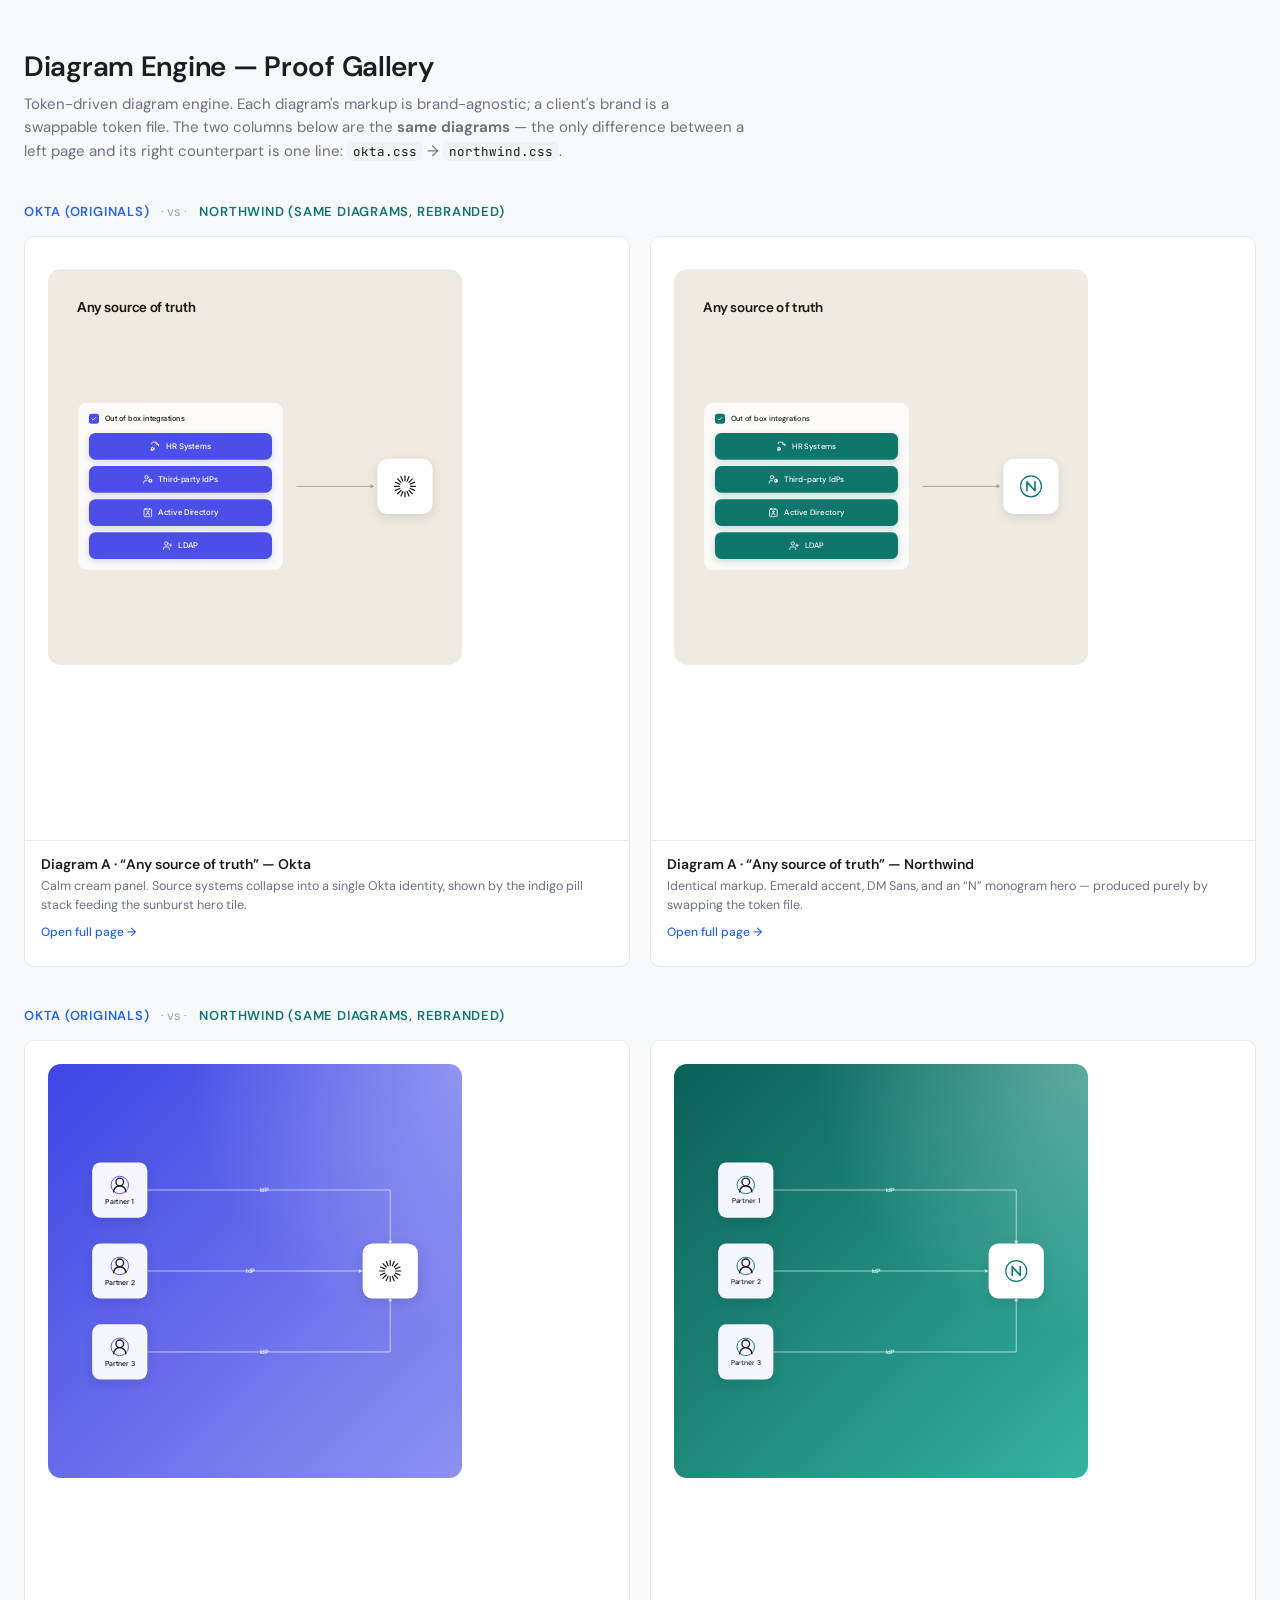
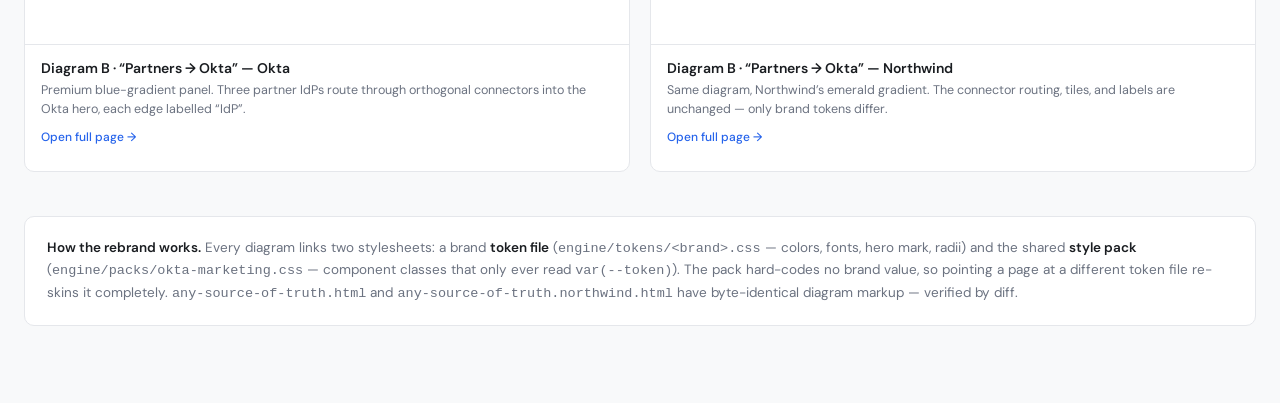
<file: gallery.html>
<!DOCTYPE html>
<html lang="en">
<head>
  <meta charset="UTF-8" />
  <meta name="viewport" content="width=device-width, initial-scale=1.0" />
  <title>Diagram Engine — Proof Gallery</title>
  <link rel="preconnect" href="https://fonts.googleapis.com" />
  <link href="https://fonts.googleapis.com/css2?family=DM+Sans:wght@400;500;600;700&family=JetBrains+Mono:wght@400;500&display=swap" rel="stylesheet" />
  <style>
    :root {
      --bb-bg: #FFFFFF;
      --bb-bg-2: #F8F9FA;
      --bb-bg-3: #F1F3F5;
      --bb-ink: #1A1D21;
      --bb-ink-2: #6B7280;
      --bb-ink-3: #9CA3AF;
      --bb-border: #E5E7EB;
      --bb-accent: #2563EB;
    }
    * { box-sizing: border-box; }
    body {
      margin: 0;
      background: var(--bb-bg-2);
      color: var(--bb-ink);
      font-family: 'DM Sans', system-ui, sans-serif;
      -webkit-font-smoothing: antialiased;
      padding: 48px 24px 80px;
    }
    .wrap { max-width: 1320px; margin: 0 auto; }

    header.page { margin-bottom: 8px; }
    h1 { font-size: 28px; font-weight: 600; margin: 0 0 8px; letter-spacing: -0.01em; }
    .sub { color: var(--bb-ink-2); font-size: 15px; max-width: 720px; line-height: 1.55; margin: 0; }
    .sub code {
      font-family: 'JetBrains Mono', monospace;
      font-size: 12.5px;
      background: var(--bb-bg-3);
      padding: 1px 6px;
      border-radius: 6px;
      color: var(--bb-ink);
    }

    .group { margin-top: 40px; }
    .group__head {
      display: flex;
      align-items: baseline;
      gap: 12px;
      margin-bottom: 4px;
    }
    .group__title { font-size: 13px; font-weight: 600; text-transform: uppercase; letter-spacing: 0.06em; }
    .group__title--okta { color: var(--bb-accent); }
    .group__title--nw { color: #0F766E; }
    .group__note { font-size: 13px; color: var(--bb-ink-3); }

    .row {
      display: grid;
      grid-template-columns: 1fr 1fr;
      gap: 20px;
      margin-top: 16px;
    }
    @media (max-width: 980px) { .row { grid-template-columns: 1fr; } }

    .card {
      background: var(--bb-bg);
      border: 1px solid var(--bb-border);
      border-radius: 10px;
      overflow: hidden;
    }
    .card__frame {
      width: 100%;
      aspect-ratio: 1 / 1;
      background: #FFFFFF;
      border-bottom: 1px solid var(--bb-border);
      overflow: hidden;
      position: relative;
    }
    /* Scale the 900-wide diagram pages down to fit the card neatly.
       Each diagram page is a full white stage; we shrink it so the
       whole panel is visible without scrollbars. */
    .card__frame iframe {
      border: 0;
      width: 1000px;
      height: 1000px;
      transform: scale(0.46);
      transform-origin: top left;
      position: absolute;
      top: 0; left: 0;
    }
    .card__meta { padding: 14px 16px; }
    .card__title { font-size: 14px; font-weight: 600; margin: 0 0 4px; }
    .card__caption { font-size: 12.5px; color: var(--bb-ink-2); line-height: 1.5; margin: 0; }
    .card__links { margin-top: 10px; font-size: 12px; }
    .card__links a { color: var(--bb-accent); text-decoration: none; font-weight: 500; }
    .card__links a:hover { text-decoration: underline; }

    .legend {
      margin-top: 44px;
      background: var(--bb-bg);
      border: 1px solid var(--bb-border);
      border-radius: 10px;
      padding: 20px 22px;
      font-size: 13.5px;
      color: var(--bb-ink-2);
      line-height: 1.6;
    }
    .legend b { color: var(--bb-ink); font-weight: 600; }
  </style>
</head>
<body>
  <div class="wrap">

    <header class="page">
      <h1>Diagram Engine — Proof Gallery</h1>
      <p class="sub">
        Token-driven diagram engine. Each diagram's markup is brand-agnostic; a client's brand is a
        swappable token file. The two columns below are the <b>same diagrams</b> — the only difference
        between a left page and its right counterpart is one line: <code>okta.css</code> → <code>northwind.css</code>.
      </p>
    </header>

    <!-- Diagram A row -->
    <section class="group">
      <div class="group__head">
        <span class="group__title group__title--okta">Okta (originals)</span>
        <span class="group__note">·  vs  ·</span>
        <span class="group__title group__title--nw">Northwind (same diagrams, rebranded)</span>
      </div>

      <div class="row">
        <!-- A — Okta -->
        <div class="card">
          <div class="card__frame">
            <iframe src="diagrams/any-source-of-truth.html" scrolling="no" title="Any source of truth — Okta"></iframe>
          </div>
          <div class="card__meta">
            <p class="card__title">Diagram A · “Any source of truth” — Okta</p>
            <p class="card__caption">Calm cream panel. Source systems collapse into a single Okta identity, shown by the indigo pill stack feeding the sunburst hero tile.</p>
            <p class="card__links"><a href="diagrams/any-source-of-truth.html" target="_blank">Open full page →</a></p>
          </div>
        </div>

        <!-- A — Northwind -->
        <div class="card">
          <div class="card__frame">
            <iframe src="diagrams/any-source-of-truth.northwind.html" scrolling="no" title="Any source of truth — Northwind"></iframe>
          </div>
          <div class="card__meta">
            <p class="card__title">Diagram A · “Any source of truth” — Northwind</p>
            <p class="card__caption">Identical markup. Emerald accent, DM Sans, and an “N” monogram hero — produced purely by swapping the token file.</p>
            <p class="card__links"><a href="diagrams/any-source-of-truth.northwind.html" target="_blank">Open full page →</a></p>
          </div>
        </div>
      </div>
    </section>

    <!-- Diagram B row -->
    <section class="group">
      <div class="group__head">
        <span class="group__title group__title--okta">Okta (originals)</span>
        <span class="group__note">·  vs  ·</span>
        <span class="group__title group__title--nw">Northwind (same diagrams, rebranded)</span>
      </div>

      <div class="row">
        <!-- B — Okta -->
        <div class="card">
          <div class="card__frame">
            <iframe src="diagrams/partners-idp.html" scrolling="no" title="Partners to Okta — Okta"></iframe>
          </div>
          <div class="card__meta">
            <p class="card__title">Diagram B · “Partners → Okta” — Okta</p>
            <p class="card__caption">Premium blue-gradient panel. Three partner IdPs route through orthogonal connectors into the Okta hero, each edge labelled “IdP”.</p>
            <p class="card__links"><a href="diagrams/partners-idp.html" target="_blank">Open full page →</a></p>
          </div>
        </div>

        <!-- B — Northwind -->
        <div class="card">
          <div class="card__frame">
            <iframe src="diagrams/partners-idp.northwind.html" scrolling="no" title="Partners to Okta — Northwind"></iframe>
          </div>
          <div class="card__meta">
            <p class="card__title">Diagram B · “Partners → Okta” — Northwind</p>
            <p class="card__caption">Same diagram, Northwind’s emerald gradient. The connector routing, tiles, and labels are unchanged — only brand tokens differ.</p>
            <p class="card__links"><a href="diagrams/partners-idp.northwind.html" target="_blank">Open full page →</a></p>
          </div>
        </div>
      </div>
    </section>

    <div class="legend">
      <b>How the rebrand works.</b> Every diagram links two stylesheets: a brand <b>token file</b>
      (<code>engine/tokens/&lt;brand&gt;.css</code> — colors, fonts, hero mark, radii) and the shared
      <b>style pack</b> (<code>engine/packs/okta-marketing.css</code> — component classes that only ever
      read <code>var(--token)</code>). The pack hard-codes no brand value, so pointing a page at a
      different token file re-skins it completely. <code>any-source-of-truth.html</code> and
      <code>any-source-of-truth.northwind.html</code> have byte-identical diagram markup — verified by diff.
    </div>

  </div>
</body>
</html>
</file>
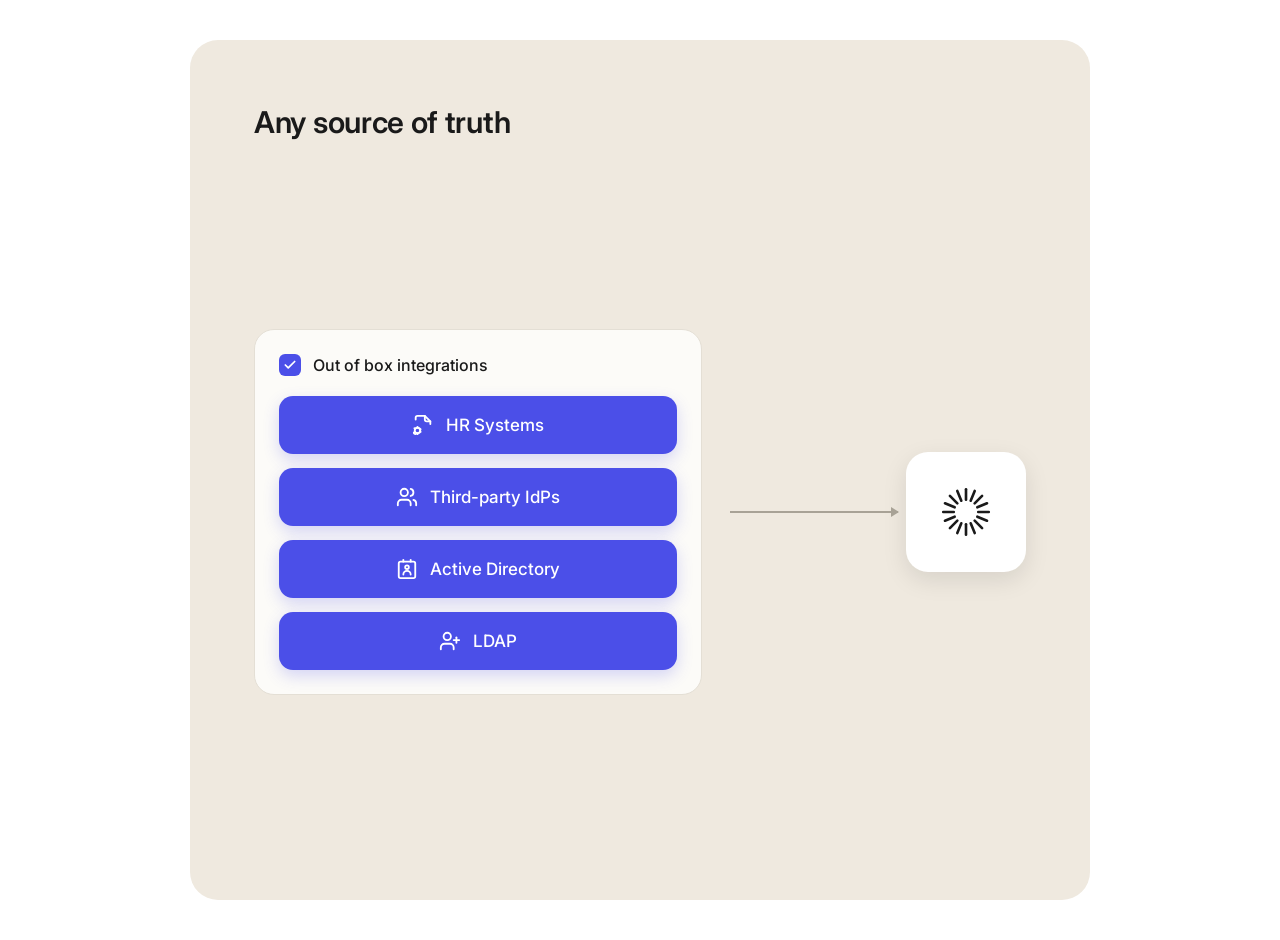
<file: render.html>
<!DOCTYPE html>
<html lang="en">
<head>
  <meta charset="UTF-8" />
  <meta name="viewport" content="width=device-width, initial-scale=1.0" />
  <title>Diagram Engine — Render</title>
  <!-- Shared style pack. Brand-agnostic; reads var(--token). -->
  <link rel="stylesheet" href="/engine/packs/okta-marketing.css" />
  <style>
    /* No chrome. Centered diagram, suitable for iframing. */
    html, body {
      margin: 0;
      padding: 0;
      background: #FFFFFF;
    }
    .stage {
      min-height: 100vh;
      width: 100%;
      display: flex;
      align-items: center;
      justify-content: center;
      padding: 40px;
      box-sizing: border-box;
    }
    /* Default tokens (overridden inline via JS based on URL params).
       These mirror the structure of engine/tokens/okta.css so the
       pack's CSS resolves identically. */
    :root {
      --font-sans: 'Inter', system-ui, -apple-system, sans-serif;
      --accent: #4B4FE8;
      --accent-text: #3D43E8;
      --accent-shadow: rgba(75, 79, 232, 0.20);
      --panel-cream: #EFE9DF;
      --panel-grad-from: #3D45E5;
      --panel-grad-to:   #8E92F0;
      --connector-on-cream: #A8A296;
      --connector-on-blue: rgba(255,255,255,0.85);
      --ink: #1A1A1A;
      --skeleton: #D9DCE3;
      --tile-radius: 22px;
      --pill-radius: 14px;
      --panel-radius: 28px;
    }
  </style>
</head>
<body>
  <div class="stage" id="stage"></div>

  <script type="module">
    import { renderSourcesHub } from '/engine/archetypes/sources-hub.js';
    import { renderPartnersHub } from '/engine/archetypes/partners-hub.js';
    import { deriveGradient, parseLabeledItem } from '/engine/archetypes/lib.js';

    // ---------- Param helpers ----------
    const params = new URLSearchParams(window.location.search);
    const get = (k, def) => {
      const v = params.get(k);
      return (v === null || v === '') ? def : v;
    };
    const sanitizeHex = (h, def) => {
      if (!h) return def;
      const m = String(h).trim().match(/^#?([0-9a-fA-F]{3}|[0-9a-fA-F]{6})$/);
      if (!m) return def;
      let s = m[1];
      if (s.length === 3) s = s.split('').map(c => c + c).join('');
      return '#' + s.toLowerCase();
    };
    // Google Fonts family allowlist for the operator-friendly UI.
    // Anything else is normalized to Inter (kept narrow on purpose so
    // operators don't accidentally name an exotic family that won't load).
    const FONT_ALLOWLIST = new Set([
      'Inter', 'DM Sans', 'IBM Plex Sans',
      'Roboto', 'Open Sans', 'Manrope', 'Plus Jakarta Sans',
      'Source Sans 3', 'Work Sans'
    ]);
    const sanitizeFont = (f) => {
      const s = String(f || '').trim().replace(/[<>"'\\]/g, '');
      return FONT_ALLOWLIST.has(s) ? s : 'Inter';
    };

    // ---------- Read params ----------
    const type    = get('type', 'sources-hub');
    const style   = get('style', 'cream');
    const accent  = sanitizeHex(get('accent', null), '#4B4FE8');
    const font    = sanitizeFont(get('font', 'Inter'));
    const glyph   = get('glyph', '');
    const title   = get('title', type === 'partners-hub' ? '' : 'Any source of truth');
    const hub     = get('hub', '');
    const edge    = get('edgeLabel', 'IdP');
    const cLabel  = get('containerLabel', 'Out of box integrations');

    // Items: pipe-separated. Sources items support "Label::icon-name"
    // (defaults to user-round). Partners items are plain strings.
    const itemsRaw = get('items', '');
    let items = [];
    if (itemsRaw) {
      if (type === 'partners-hub') {
        items = itemsRaw.split('|').map(s => s.trim()).filter(Boolean);
      } else {
        items = itemsRaw.split('|')
          .map(s => parseLabeledItem(s, 'user-round'))
          .filter(Boolean);
      }
    } else if (type === 'partners-hub') {
      items = ['Partner 1', 'Partner 2', 'Partner 3'];
    } else {
      items = [
        { label: 'HR Systems',        icon: 'file-cog' },
        { label: 'Third-party IdPs',  icon: 'users' },
        { label: 'Active Directory',  icon: 'contact' },
        { label: 'LDAP',              icon: 'user-plus' }
      ];
    }

    // ---------- Compute derived tokens ----------
    // Gradient pair: respect explicit `from`/`to` overrides, otherwise
    // derive a tasteful pair from the accent so a single color picker
    // produces a usable blue panel.
    const overrideFrom = sanitizeHex(get('gradFrom', null), null);
    const overrideTo   = sanitizeHex(get('gradTo', null), null);
    const grad = (overrideFrom && overrideTo)
      ? { from: overrideFrom, to: overrideTo }
      : deriveGradient(accent);

    // ---------- Inject Google Font ----------
    if (font) {
      const link = document.createElement('link');
      link.rel = 'stylesheet';
      link.href = `https://fonts.googleapis.com/css2?family=${encodeURIComponent(font)}:wght@400;500;600;700&display=swap`;
      document.head.appendChild(link);
    }

    // ---------- Apply CSS custom properties to :root ----------
    const root = document.documentElement;
    root.style.setProperty('--font-sans', `'${font}', system-ui, -apple-system, sans-serif`);
    root.style.setProperty('--accent', accent);
    root.style.setProperty('--accent-shadow', hexToShadow(accent));
    root.style.setProperty('--panel-grad-from', grad.from);
    root.style.setProperty('--panel-grad-to', grad.to);

    function hexToShadow(hex) {
      const r = parseInt(hex.slice(1, 3), 16);
      const g = parseInt(hex.slice(3, 5), 16);
      const b = parseInt(hex.slice(5, 7), 16);
      return `rgba(${r}, ${g}, ${b}, 0.22)`;
    }

    // ---------- Render ----------
    const stage = document.getElementById('stage');
    let html;
    if (type === 'partners-hub') {
      html = renderPartnersHub({
        title, hubName: hub, hubGlyph: glyph, edgeLabel: edge,
        items, style, accent
      });
    } else {
      html = renderSourcesHub({
        title, hubName: hub, hubGlyph: glyph, containerLabel: cLabel,
        items, style, accent
      });
    }
    stage.innerHTML = html;
  </script>
</body>
</html>
</file>
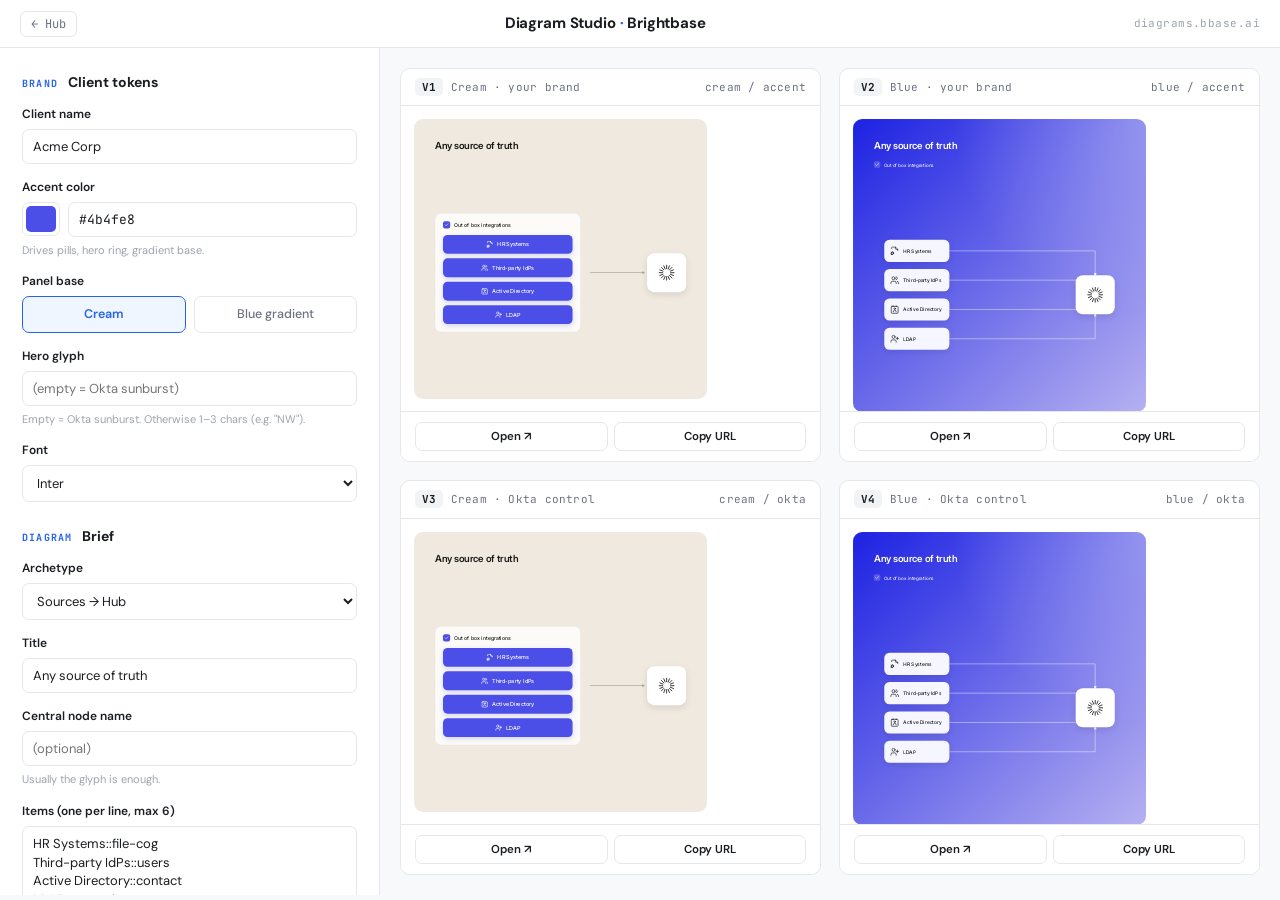
<file: studio.html>
<!DOCTYPE html>
<html lang="en">
<head>
<meta charset="UTF-8" />
<meta name="viewport" content="width=device-width, initial-scale=1.0" />
<title>Diagram Studio · Brightbase</title>
<link rel="preconnect" href="https://fonts.googleapis.com">
<link rel="preconnect" href="https://fonts.gstatic.com" crossorigin>
<link href="https://fonts.googleapis.com/css2?family=DM+Sans:opsz,wght@9..40,400;9..40,500;9..40,600;9..40,700&family=JetBrains+Mono:wght@400;500;600&display=swap" rel="stylesheet">
<style>
  :root{
    --bg:#FFFFFF; --bg2:#F8F9FA; --bg3:#F1F3F5;
    --ink:#1A1D21; --ink2:#6B7280; --ink3:#9CA3AF;
    --border:#E5E7EB; --accent:#2563EB;
    --r:10px;
    --mono:"JetBrains Mono",ui-monospace,monospace;
  }
  *{box-sizing:border-box;margin:0;padding:0;}
  html,body{height:100%;}
  body{
    font-family:"DM Sans",system-ui,sans-serif;
    color:var(--ink);
    background:var(--bg2);
    font-size:14px;
    line-height:1.5;
    -webkit-font-smoothing:antialiased;
  }

  /* ---------- Top bar ---------- */
  .topbar{
    display:flex; align-items:center; justify-content:space-between;
    padding:12px 20px;
    background:var(--bg);
    border-bottom:1px solid var(--border);
    position:sticky; top:0; z-index:10;
  }
  .topbar__left a{
    text-decoration:none; color:var(--ink2);
    font-family:var(--mono); font-size:12px;
    padding:4px 10px; border-radius:6px;
    border:1px solid var(--border);
  }
  .topbar__left a:hover{ color:var(--accent); border-color:var(--accent); }
  .topbar__title{
    font-weight:700; font-size:15px; letter-spacing:-.01em;
  }
  .topbar__title .dot{ color:var(--accent); }
  .topbar__right{
    font-family:var(--mono); font-size:11px; color:var(--ink3);
    letter-spacing:.04em;
  }

  /* ---------- Layout ---------- */
  .layout{
    display:grid;
    grid-template-columns:380px 1fr;
    height:calc(100vh - 53px);
  }

  /* ---------- Form column (left) ---------- */
  .form-col{
    border-right:1px solid var(--border);
    background:var(--bg);
    overflow-y:auto;
    padding:24px 22px 32px;
  }
  .group{ margin-bottom:24px; }
  .group:last-child{ margin-bottom:0; }
  .group__head{
    display:flex; align-items:baseline; gap:10px;
    margin-bottom:12px;
  }
  .eyebrow{
    font-family:var(--mono); font-size:10px;
    letter-spacing:.12em; text-transform:uppercase;
    color:var(--accent); font-weight:700;
  }
  .group__title{
    font-weight:700; font-size:14px;
  }
  .field{ margin-bottom:14px; }
  .field:last-child{ margin-bottom:0; }
  .field label{
    display:block;
    font-size:12px; font-weight:600;
    color:var(--ink); margin-bottom:6px;
  }
  .field .help{
    font-size:11px; color:var(--ink3);
    margin-top:5px;
  }
  .field input[type=text],
  .field select,
  .field textarea{
    width:100%;
    font-family:inherit; font-size:13px;
    color:var(--ink);
    background:var(--bg);
    border:1px solid var(--border);
    border-radius:7px;
    padding:8px 10px;
    transition:border-color .12s;
  }
  .field input[type=text]:focus,
  .field select:focus,
  .field textarea:focus{
    outline:none;
    border-color:var(--accent);
  }
  .field textarea{
    resize:vertical;
    min-height:88px;
    font-family:inherit;
    line-height:1.45;
  }
  /* Color picker pair */
  .color-row{
    display:flex; gap:8px; align-items:center;
  }
  .color-row input[type=color]{
    -webkit-appearance:none; appearance:none;
    width:38px; height:34px;
    border:1px solid var(--border);
    border-radius:7px;
    padding:0;
    background:var(--bg);
    cursor:pointer;
  }
  .color-row input[type=color]::-webkit-color-swatch-wrapper{ padding:3px; }
  .color-row input[type=color]::-webkit-color-swatch{ border:none; border-radius:5px; }
  .color-row input[type=text]{
    font-family:var(--mono);
    text-transform:lowercase;
    flex:1;
  }
  /* Radio group */
  .radio-row{
    display:flex; gap:8px;
  }
  .radio-row label{
    flex:1;
    display:flex; align-items:center; justify-content:center;
    gap:7px;
    border:1px solid var(--border);
    border-radius:7px;
    padding:8px 6px;
    cursor:pointer;
    font-size:12.5px; font-weight:500;
    color:var(--ink2);
    background:var(--bg);
    margin-bottom:0;
    transition:border-color .12s, color .12s, background .12s;
  }
  .radio-row label.selected{
    border-color:var(--accent);
    color:var(--accent);
    background:#EFF6FF;
    font-weight:600;
  }
  .radio-row input{ display:none; }

  /* Action row */
  .action-row{
    display:flex; gap:8px;
    margin-top:8px;
    padding-top:18px;
    border-top:1px solid var(--border);
  }
  .btn{
    flex:1;
    font-family:inherit; font-size:12.5px; font-weight:600;
    padding:9px 12px;
    border-radius:7px;
    border:1px solid var(--border);
    background:var(--bg);
    color:var(--ink);
    cursor:pointer;
    transition:border-color .12s, color .12s, background .12s;
  }
  .btn:hover{ border-color:var(--accent); color:var(--accent); }
  .btn.primary{
    background:var(--accent); color:#fff; border-color:var(--accent);
  }
  .btn.primary:hover{ background:#1d4fbf; border-color:#1d4fbf; color:#fff; }

  /* ---------- Variant grid (right) ---------- */
  .grid-col{
    overflow-y:auto;
    padding:20px;
    background:var(--bg2);
  }
  .grid{
    display:grid;
    grid-template-columns:1fr 1fr;
    grid-template-rows:1fr 1fr;
    gap:18px;
    min-height:100%;
  }
  .card{
    background:var(--bg);
    border:1px solid var(--border);
    border-radius:var(--r);
    display:flex;
    flex-direction:column;
    overflow:hidden;
    min-height:0;
  }
  .card__caption{
    display:flex; align-items:center; justify-content:space-between;
    padding:10px 14px;
    border-bottom:1px solid var(--border);
    font-family:var(--mono); font-size:11px;
    color:var(--ink2);
    letter-spacing:.02em;
  }
  .card__caption .tag{
    font-weight:700; color:var(--ink);
    padding:2px 7px;
    background:var(--bg3);
    border-radius:5px;
  }
  .card__frame{
    flex:1;
    background:#FFFFFF;
    overflow:hidden;
    position:relative;
    min-height:0;
  }
  .card__frame iframe{
    /* Render endpoint outputs a 900px panel inside a 40px-padded
       stage. We scale the iframe content so the whole panel fits
       neatly. The exact transform is set dynamically based on card
       width; this is the fallback. */
    border:0;
    width:1000px;
    height:1000px;
    transform:scale(0.46);
    transform-origin:top left;
    position:absolute;
    top:0; left:0;
  }
  .card__actions{
    display:flex; gap:6px;
    padding:10px 14px;
    border-top:1px solid var(--border);
    background:var(--bg);
  }
  .card__actions .btn{
    flex:1;
    font-size:11.5px;
    padding:6px 10px;
  }

  /* "Selected — ⌘C" transient button state for fallback copy */
  .btn.copy-success{
    color:var(--accent);
    border-color:var(--accent);
    background:#EFF6FF;
  }
  .btn.copy-fallback{
    color:var(--ink); border-color:var(--ink3);
    background:var(--bg2);
    font-family:var(--mono);
    font-size:10.5px;
  }

  /* Hide native textarea used for clipboard fallback */
  .clip-fallback{
    position:fixed;
    left:-9999px;
    top:-9999px;
    width:1px; height:1px;
    opacity:0;
  }
</style>
</head>
<body>

<div class="topbar">
  <div class="topbar__left">
    <a href="/">← Hub</a>
  </div>
  <div class="topbar__title">Diagram Studio <span class="dot">·</span> Brightbase</div>
  <div class="topbar__right">diagrams.bbase.ai</div>
</div>

<div class="layout">

  <!-- ============== LEFT: FORM ============== -->
  <aside class="form-col">

    <!-- Brand group -->
    <div class="group">
      <div class="group__head">
        <span class="eyebrow">Brand</span>
        <span class="group__title">Client tokens</span>
      </div>

      <div class="field">
        <label for="f-client">Client name</label>
        <input type="text" id="f-client" />
      </div>

      <div class="field">
        <label>Accent color</label>
        <div class="color-row">
          <input type="color" id="f-accent-color" />
          <input type="text" id="f-accent-hex" maxlength="7" />
        </div>
        <div class="help">Drives pills, hero ring, gradient base.</div>
      </div>

      <div class="field">
        <label>Panel base</label>
        <div class="radio-row" id="f-panel">
          <label data-val="cream"><input type="radio" name="panel" value="cream" /> Cream</label>
          <label data-val="blue"><input type="radio" name="panel" value="blue" /> Blue gradient</label>
        </div>
      </div>

      <div class="field">
        <label for="f-glyph">Hero glyph</label>
        <input type="text" id="f-glyph" maxlength="3" placeholder="(empty = Okta sunburst)" />
        <div class="help">Empty = Okta sunburst. Otherwise 1–3 chars (e.g. "NW").</div>
      </div>

      <div class="field">
        <label for="f-font">Font</label>
        <select id="f-font">
          <option>Inter</option>
          <option>DM Sans</option>
          <option>IBM Plex Sans</option>
        </select>
      </div>
    </div>

    <!-- Diagram group -->
    <div class="group">
      <div class="group__head">
        <span class="eyebrow">Diagram</span>
        <span class="group__title">Brief</span>
      </div>

      <div class="field">
        <label for="f-archetype">Archetype</label>
        <select id="f-archetype">
          <option value="sources-hub">Sources → Hub</option>
          <option value="partners-hub">Partners → Hub</option>
        </select>
      </div>

      <div class="field">
        <label for="f-title">Title</label>
        <input type="text" id="f-title" />
      </div>

      <div class="field">
        <label for="f-hub">Central node name</label>
        <input type="text" id="f-hub" placeholder="(optional)" />
        <div class="help">Usually the glyph is enough.</div>
      </div>

      <div class="field" id="field-edge">
        <label for="f-edge">Edge label</label>
        <input type="text" id="f-edge" />
        <div class="help">Shown on each connector for partners-hub.</div>
      </div>

      <div class="field">
        <label for="f-items">Items (one per line, max 6)</label>
        <textarea id="f-items" rows="6"></textarea>
        <div class="help" id="items-help">For sources-hub, append <code>::icon</code> to override icons (e.g. <code>HR Systems::file-cog</code>).</div>
      </div>
    </div>

    <!-- Action row -->
    <div class="action-row">
      <button class="btn" id="btn-reset">Reset defaults</button>
      <button class="btn primary" id="btn-copy-setup">Copy current setup as URL</button>
    </div>
  </aside>

  <!-- ============== RIGHT: 2×2 VARIANT GRID ============== -->
  <main class="grid-col">
    <div class="grid">
      <div class="card" data-variant="v1">
        <div class="card__caption">
          <span><span class="tag">V1</span> Cream · your brand</span>
          <span class="card__id">cream / accent</span>
        </div>
        <div class="card__frame"><iframe data-iframe title="V1"></iframe></div>
        <div class="card__actions">
          <button class="btn" data-action="open">Open ↗</button>
          <button class="btn" data-action="copy">Copy URL</button>
        </div>
      </div>

      <div class="card" data-variant="v2">
        <div class="card__caption">
          <span><span class="tag">V2</span> Blue · your brand</span>
          <span class="card__id">blue / accent</span>
        </div>
        <div class="card__frame"><iframe data-iframe title="V2"></iframe></div>
        <div class="card__actions">
          <button class="btn" data-action="open">Open ↗</button>
          <button class="btn" data-action="copy">Copy URL</button>
        </div>
      </div>

      <div class="card" data-variant="v3">
        <div class="card__caption">
          <span><span class="tag">V3</span> Cream · Okta control</span>
          <span class="card__id">cream / okta</span>
        </div>
        <div class="card__frame"><iframe data-iframe title="V3"></iframe></div>
        <div class="card__actions">
          <button class="btn" data-action="open">Open ↗</button>
          <button class="btn" data-action="copy">Copy URL</button>
        </div>
      </div>

      <div class="card" data-variant="v4">
        <div class="card__caption">
          <span><span class="tag">V4</span> Blue · Okta control</span>
          <span class="card__id">blue / okta</span>
        </div>
        <div class="card__frame"><iframe data-iframe title="V4"></iframe></div>
        <div class="card__actions">
          <button class="btn" data-action="open">Open ↗</button>
          <button class="btn" data-action="copy">Copy URL</button>
        </div>
      </div>
    </div>
  </main>
</div>

<!-- Hidden textarea for fallback clipboard method 2 -->
<textarea class="clip-fallback" id="clip-fallback" readonly></textarea>

<script>
(() => {
  // ============================================================
  // Studio v1 — operator-only UI. Builds 4 iframe URLs against
  // /render.html and live-updates them on form change.
  //
  // - Debounced (~250ms)
  // - Persisted to localStorage (key: bbai-diagrams-studio-v1)
  // - Copy URLs via the 3-method clipboard chain (per prefs).
  // ============================================================

  const STORAGE_KEY = 'bbai-diagrams-studio-v1';
  const RENDER_BASE = '/render.html';

  // ---------- Defaults ----------
  const DEFAULTS = {
    client: 'Acme Corp',
    accent: '#4B4FE8',
    panel: 'cream',
    glyph: '',
    font: 'Inter',
    archetype: 'sources-hub',
    title: 'Any source of truth',
    hub: '',
    edge: 'IdP',
    items: 'HR Systems::file-cog\nThird-party IdPs::users\nActive Directory::contact\nLDAP::user-plus'
  };
  const PARTNERS_DEFAULT_ITEMS = 'Partner 1\nPartner 2\nPartner 3';
  const SOURCES_DEFAULT_ITEMS = DEFAULTS.items;

  // ---------- Element refs ----------
  const el = {
    client:    document.getElementById('f-client'),
    accentCol: document.getElementById('f-accent-color'),
    accentHex: document.getElementById('f-accent-hex'),
    panelRow:  document.getElementById('f-panel'),
    glyph:     document.getElementById('f-glyph'),
    font:      document.getElementById('f-font'),
    archetype: document.getElementById('f-archetype'),
    title:     document.getElementById('f-title'),
    hub:       document.getElementById('f-hub'),
    edge:      document.getElementById('f-edge'),
    edgeField: document.getElementById('field-edge'),
    items:     document.getElementById('f-items'),
    itemsHelp: document.getElementById('items-help'),
    btnReset:  document.getElementById('btn-reset'),
    btnCopy:   document.getElementById('btn-copy-setup'),
  };

  const iframes = {
    v1: document.querySelector('[data-variant="v1"] iframe'),
    v2: document.querySelector('[data-variant="v2"] iframe'),
    v3: document.querySelector('[data-variant="v3"] iframe'),
    v4: document.querySelector('[data-variant="v4"] iframe'),
  };

  // ---------- State ----------
  let state = { ...DEFAULTS };

  // ---------- Load / save ----------
  function load() {
    try {
      const raw = localStorage.getItem(STORAGE_KEY);
      if (raw) {
        const saved = JSON.parse(raw);
        state = { ...DEFAULTS, ...saved };
      }
    } catch { /* ignore corrupted state */ }
    applyStateToForm();
  }
  function save() {
    try { localStorage.setItem(STORAGE_KEY, JSON.stringify(state)); }
    catch { /* quota etc — non-fatal */ }
  }

  // ---------- Sync form ↔ state ----------
  function applyStateToForm() {
    el.client.value    = state.client;
    el.accentCol.value = normalizeHex(state.accent) || '#4B4FE8';
    el.accentHex.value = state.accent;
    el.glyph.value     = state.glyph;
    el.font.value      = state.font;
    el.archetype.value = state.archetype;
    el.title.value     = state.title;
    el.hub.value       = state.hub;
    el.edge.value      = state.edge;
    el.items.value     = state.items;
    // Panel radios
    const radios = el.panelRow.querySelectorAll('input[type=radio]');
    radios.forEach(r => { r.checked = (r.value === state.panel); });
    syncPanelSelection();
    syncArchetypeUI();
  }
  function syncPanelSelection() {
    el.panelRow.querySelectorAll('label').forEach(lbl => {
      lbl.classList.toggle('selected', lbl.dataset.val === state.panel);
    });
  }
  function syncArchetypeUI() {
    // Show edge field only for partners-hub
    const isPartners = state.archetype === 'partners-hub';
    el.edgeField.style.display = isPartners ? '' : 'none';
    el.itemsHelp.style.display = isPartners ? 'none' : '';
  }

  // ---------- URL building ----------
  function normalizeHex(h) {
    if (!h) return null;
    const m = String(h).trim().match(/^#?([0-9a-fA-F]{3}|[0-9a-fA-F]{6})$/);
    if (!m) return null;
    let s = m[1];
    if (s.length === 3) s = s.split('').map(c => c + c).join('');
    return '#' + s.toLowerCase();
  }
  function itemsToParam() {
    return state.items
      .split(/\r?\n/)
      .map(s => s.trim())
      .filter(Boolean)
      .slice(0, 6)
      .join('|');
  }
  function buildRenderURL({ style, accent, forceOktaGlyph }) {
    const u = new URLSearchParams();
    u.set('type', state.archetype);
    u.set('style', style);
    u.set('accent', accent);
    u.set('font', state.font);
    if (forceOktaGlyph) {
      // Empty glyph in the engine = Okta sunburst.
      u.set('glyph', '');
    } else {
      u.set('glyph', state.glyph || '');
    }
    if (state.title)  u.set('title', state.title);
    if (state.hub)    u.set('hub', state.hub);
    if (state.archetype === 'partners-hub' && state.edge) u.set('edgeLabel', state.edge);
    const items = itemsToParam();
    if (items) u.set('items', items);
    return RENDER_BASE + '?' + u.toString();
  }
  function buildAllURLs() {
    const accent = normalizeHex(state.accent) || '#4B4FE8';
    return {
      v1: buildRenderURL({ style: 'cream', accent, forceOktaGlyph: false }),
      v2: buildRenderURL({ style: 'blue',  accent, forceOktaGlyph: false }),
      v3: buildRenderURL({ style: 'cream', accent: '#4B4FE8', forceOktaGlyph: true }),
      v4: buildRenderURL({ style: 'blue',  accent: '#4B4FE8', forceOktaGlyph: true }),
    };
  }

  // ---------- Apply iframe srcs ----------
  function applyIframes() {
    const urls = buildAllURLs();
    Object.entries(urls).forEach(([k, url]) => {
      const f = iframes[k];
      if (f && f.getAttribute('src') !== url) {
        f.setAttribute('src', url);
      }
    });
  }

  // ---------- Debounced update ----------
  let updateTimer = null;
  function scheduleUpdate() {
    save();
    if (updateTimer) clearTimeout(updateTimer);
    updateTimer = setTimeout(() => {
      applyIframes();
      updateTimer = null;
    }, 250);
  }

  // ---------- Form wiring ----------
  function wireForm() {
    el.client.addEventListener('input', () => { state.client = el.client.value; scheduleUpdate(); });

    el.accentCol.addEventListener('input', () => {
      const v = el.accentCol.value;
      state.accent = v;
      el.accentHex.value = v;
      scheduleUpdate();
    });
    el.accentHex.addEventListener('input', () => {
      const v = el.accentHex.value;
      state.accent = v;
      const n = normalizeHex(v);
      if (n) el.accentCol.value = n;
      scheduleUpdate();
    });

    el.panelRow.addEventListener('change', (e) => {
      if (e.target.name === 'panel') {
        state.panel = e.target.value;
        syncPanelSelection();
        // panel choice doesn't affect render URLs (the 4-up grid always
        // shows both styles) — but persisting it lets the operator
        // express intent and could feed v2 once a single-up mode exists.
        scheduleUpdate();
      }
    });

    el.glyph.addEventListener('input', () => { state.glyph = el.glyph.value; scheduleUpdate(); });
    el.font.addEventListener('change', () => { state.font = el.font.value; scheduleUpdate(); });

    el.archetype.addEventListener('change', () => {
      const prev = state.archetype;
      state.archetype = el.archetype.value;
      // When switching archetypes, swap to sensible default items
      // only if the user hadn't customized them away from the prev
      // archetype's defaults — preserves intent without leaving them
      // with stale defaults from the wrong shape.
      if (prev === 'sources-hub' && state.archetype === 'partners-hub' &&
          state.items.trim() === SOURCES_DEFAULT_ITEMS.trim()) {
        state.items = PARTNERS_DEFAULT_ITEMS;
        el.items.value = state.items;
      } else if (prev === 'partners-hub' && state.archetype === 'sources-hub' &&
                 state.items.trim() === PARTNERS_DEFAULT_ITEMS.trim()) {
        state.items = SOURCES_DEFAULT_ITEMS;
        el.items.value = state.items;
      }
      syncArchetypeUI();
      scheduleUpdate();
    });

    el.title.addEventListener('input', () => { state.title = el.title.value; scheduleUpdate(); });
    el.hub.addEventListener('input',   () => { state.hub   = el.hub.value;   scheduleUpdate(); });
    el.edge.addEventListener('input',  () => { state.edge  = el.edge.value;  scheduleUpdate(); });
    el.items.addEventListener('input', () => { state.items = el.items.value; scheduleUpdate(); });

    el.btnReset.addEventListener('click', () => {
      state = { ...DEFAULTS };
      applyStateToForm();
      save();
      applyIframes();
    });

    el.btnCopy.addEventListener('click', (e) => {
      // Build a URL that round-trips the operator's setup into the
      // studio: studio.html?state=<base64-json>. Pasting it elsewhere
      // restores the form on next load.
      const payload = btoa(unescape(encodeURIComponent(JSON.stringify(state))));
      const url = window.location.origin + window.location.pathname + '?state=' + payload;
      copyToClipboard(url, e.currentTarget);
    });

    // Per-card "Open ↗" and "Copy URL" buttons
    document.querySelectorAll('[data-variant]').forEach(card => {
      const variant = card.dataset.variant;
      const openBtn = card.querySelector('[data-action="open"]');
      const copyBtn = card.querySelector('[data-action="copy"]');
      openBtn.addEventListener('click', () => {
        const urls = buildAllURLs();
        window.open(urls[variant], '_blank', 'noopener');
      });
      copyBtn.addEventListener('click', (e) => {
        const urls = buildAllURLs();
        const fullURL = window.location.origin + urls[variant];
        copyToClipboard(fullURL, e.currentTarget);
      });
    });
  }

  // ---------- Clipboard 3-method chain (per prefs §1.7) ----------
  function copyToClipboard(text, button) {
    const original = button.textContent;
    const flash = (msg, klass) => {
      button.textContent = msg;
      button.classList.add(klass);
      setTimeout(() => {
        button.textContent = original;
        button.classList.remove(klass);
      }, 1800);
    };

    // Method 1: navigator.clipboard.writeText
    if (navigator.clipboard && typeof navigator.clipboard.writeText === 'function') {
      navigator.clipboard.writeText(text)
        .then(() => flash('Copied ✓', 'copy-success'))
        .catch(() => method2());
      return;
    }
    method2();

    // Method 2: invisible textarea + execCommand('copy')
    function method2() {
      try {
        const ta = document.getElementById('clip-fallback');
        ta.value = text;
        ta.focus();
        ta.setSelectionRange(0, text.length);
        const ok = document.execCommand && document.execCommand('copy');
        if (ok) {
          flash('Copied ✓', 'copy-success');
          return;
        }
      } catch { /* fall through */ }
      method3();
    }

    // Method 3: select text in place via Range/Selection API
    function method3() {
      // Build a temporary visible span next to the button, select it,
      // and tell the user to ⌘C. Span is removed after timeout.
      const span = document.createElement('span');
      span.textContent = text;
      span.style.position = 'absolute';
      span.style.left = '-9999px';
      span.style.top = '-9999px';
      span.style.whiteSpace = 'pre';
      document.body.appendChild(span);
      try {
        const range = document.createRange();
        range.selectNodeContents(span);
        const sel = window.getSelection();
        sel.removeAllRanges();
        sel.addRange(range);
      } catch { /* no-op */ }
      flash('Selected — ⌘C', 'copy-fallback');
      setTimeout(() => { span.remove(); }, 4000);
    }
  }

  // ---------- Restore from ?state= if present ----------
  function maybeRestoreFromURL() {
    const sp = new URLSearchParams(window.location.search);
    const enc = sp.get('state');
    if (!enc) return false;
    try {
      const json = decodeURIComponent(escape(atob(enc)));
      const restored = JSON.parse(json);
      state = { ...DEFAULTS, ...restored };
      save();
      // Strip the query so refresh doesn't re-restore stale state.
      const clean = window.location.origin + window.location.pathname;
      window.history.replaceState({}, '', clean);
      return true;
    } catch {
      return false;
    }
  }

  // ---------- Init ----------
  function init() {
    if (!maybeRestoreFromURL()) load();
    else applyStateToForm();
    wireForm();
    applyIframes();
    // Re-fit iframe scale on resize so 900px panels remain visible.
    window.addEventListener('resize', fitIframes);
    fitIframes();
  }

  // ---------- Dynamic iframe scaling ----------
  // The render endpoint produces a 900px panel inside a flex stage
  // with 40px padding. Card frames are arbitrary widths in the 2×2
  // grid. We compute a scale based on the card's width vs. the
  // panel envelope (~980px wide) and apply it.
  function fitIframes() {
    document.querySelectorAll('[data-iframe]').forEach(f => {
      const frame = f.parentElement;
      if (!frame) return;
      const w = frame.clientWidth;
      const h = frame.clientHeight;
      // Render endpoint stage is ~980px wide and ~940px tall for the
      // taller (900px) panels. Scale so the longer dimension fits.
      const scaleW = w / 980;
      const scaleH = h / 940;
      const scale = Math.min(scaleW, scaleH);
      f.style.transform = `scale(${scale})`;
      f.style.width = '980px';
      f.style.height = '940px';
    });
  }

  init();
})();
</script>

</body>
</html>
</file>
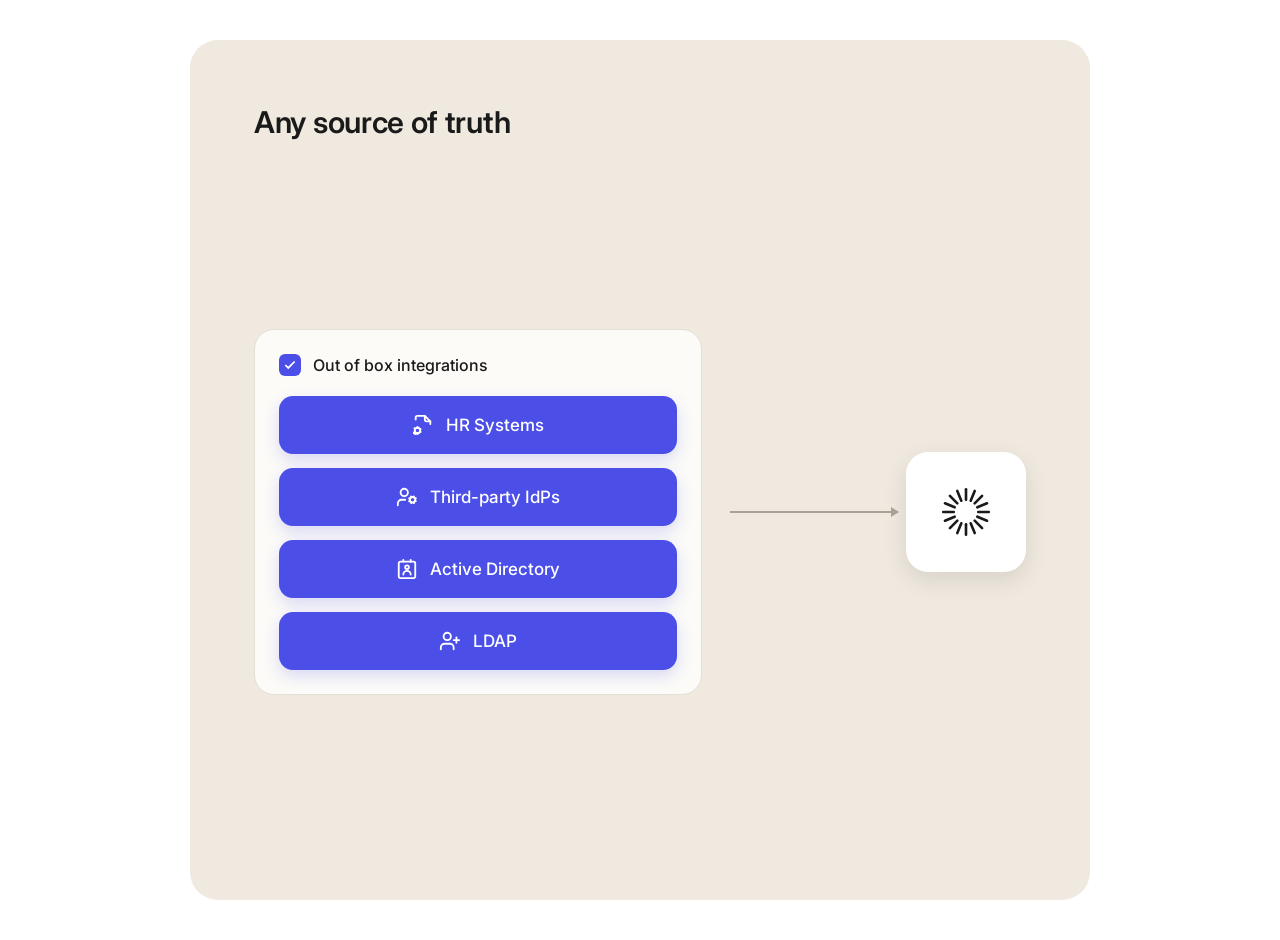
<file: diagrams/any-source-of-truth.html>
<!DOCTYPE html>
<html lang="en">
<head>
  <meta charset="UTF-8" />
  <meta name="viewport" content="width=device-width, initial-scale=1.0" />
  <title>Any source of truth — Okta</title>
  <!-- TOKEN FILE (brand). Swap this one line to rebrand. -->
  <link rel="stylesheet" href="../engine/tokens/okta.css" />
  <!-- STYLE PACK (shared component library, brand-agnostic). -->
  <link rel="stylesheet" href="../engine/packs/okta-marketing.css" />
  <style>
    /* Page-local layout only — no brand values here.
       (Layout/structure is identical across brand variants.) */
    .panel--A {
      width: 900px;
      height: 860px;
      display: flex;
      flex-direction: column;
    }
    .panel--A .headline-row { margin-bottom: 48px; }

    /* left -> right: sources card | connector | hero tile.
       Vertically centered as a group in the remaining height. */
    .flow-row {
      flex: 1;
      display: flex;
      align-items: center;
      gap: 0;
    }
    .flow-row .sources-card {
      width: 58%;
      flex: 0 0 58%;
    }
    .flow-row .connector-h {
      flex: 1 1 auto;
      min-width: 40px;
      margin: 0 8px 0 28px;
    }
    .flow-row .tile--hero { margin-left: 0; }
  </style>
</head>
<body class="diagram-stage">

  <!-- ===== DIAGRAM A — "Any source of truth" (cream) ===== -->
  <section class="panel panel--cream panel--A">

    <div class="headline-row">
      <h1 class="panel__headline">Any source of truth</h1>
    </div>

    <div class="flow-row">

      <!-- Sources container -->
      <div class="sources-card">
        <div class="sources-card__head">
          <span class="checkbox">
            <!-- Lucide: check -->
            <svg viewBox="0 0 24 24"><path d="M20 6 9 17l-5-5"/></svg>
          </span>
          <span class="sources-card__label">Out of box integrations</span>
        </div>

        <div class="pill-stack">
          <!-- 1. HR Systems — Lucide: file-cog -->
          <div class="pill">
            <span class="pill__icon">
              <svg viewBox="0 0 24 24" stroke-linecap="round" stroke-linejoin="round">
                <path d="M14 2v4a2 2 0 0 0 2 2h4"/>
                <path d="M4 6V4a2 2 0 0 1 2-2h8l6 6v3"/>
                <path d="M4 22a2 2 0 0 1-2-2"/>
                <circle cx="6" cy="18" r="3"/>
                <path d="M6 14v1"/><path d="M6 21v1"/>
                <path d="m2.6 15.5 .87.5"/><path d="m8.53 19 .87.5"/>
                <path d="m2.6 20.5 .87-.5"/><path d="m8.53 17 .87-.5"/>
              </svg>
            </span>
            <span class="pill__label">HR Systems</span>
          </div>

          <!-- 2. Third-party IdPs — Lucide: user-cog -->
          <div class="pill">
            <span class="pill__icon">
              <svg viewBox="0 0 24 24" stroke-linecap="round" stroke-linejoin="round">
                <circle cx="18" cy="15" r="3"/>
                <circle cx="9" cy="7" r="4"/>
                <path d="M10 15H6a4 4 0 0 0-4 4v2"/>
                <path d="m21.7 16.4-.9-.3"/><path d="m15.2 13.9-.9-.3"/>
                <path d="m16.6 18.7.3-.9"/><path d="m19.1 12.2.3-.9"/>
                <path d="m19.6 18.7-.4-1"/><path d="m16.8 12.3-.4-1"/>
                <path d="m14.3 16.6 1-.4"/><path d="m20.7 13.8 1-.4"/>
              </svg>
            </span>
            <span class="pill__label">Third-party IdPs</span>
          </div>

          <!-- 3. Active Directory — Lucide: contact -->
          <div class="pill">
            <span class="pill__icon">
              <svg viewBox="0 0 24 24" stroke-linecap="round" stroke-linejoin="round">
                <path d="M16 18a4 4 0 0 0-8 0"/>
                <rect width="18" height="18" x="3" y="4" rx="2"/>
                <circle cx="12" cy="10" r="2"/>
                <line x1="8" x2="8" y1="2" y2="4"/>
                <line x1="16" x2="16" y1="2" y2="4"/>
              </svg>
            </span>
            <span class="pill__label">Active Directory</span>
          </div>

          <!-- 4. LDAP — Lucide: user-plus -->
          <div class="pill">
            <span class="pill__icon">
              <svg viewBox="0 0 24 24" stroke-linecap="round" stroke-linejoin="round">
                <path d="M16 21v-2a4 4 0 0 0-4-4H6a4 4 0 0 0-4 4v2"/>
                <circle cx="9" cy="7" r="4"/>
                <line x1="19" x2="19" y1="8" y2="14"/>
                <line x1="22" x2="16" y1="11" y2="11"/>
              </svg>
            </span>
            <span class="pill__label">LDAP</span>
          </div>
        </div>
      </div>

      <!-- Connector -> hero -->
      <div class="connector-h"></div>

      <!-- Hero tile (brand mark via token) -->
      <div class="tile tile--hero">
        <span class="hero-mark"></span>
      </div>

    </div>
  </section>

</body>
</html>
</file>
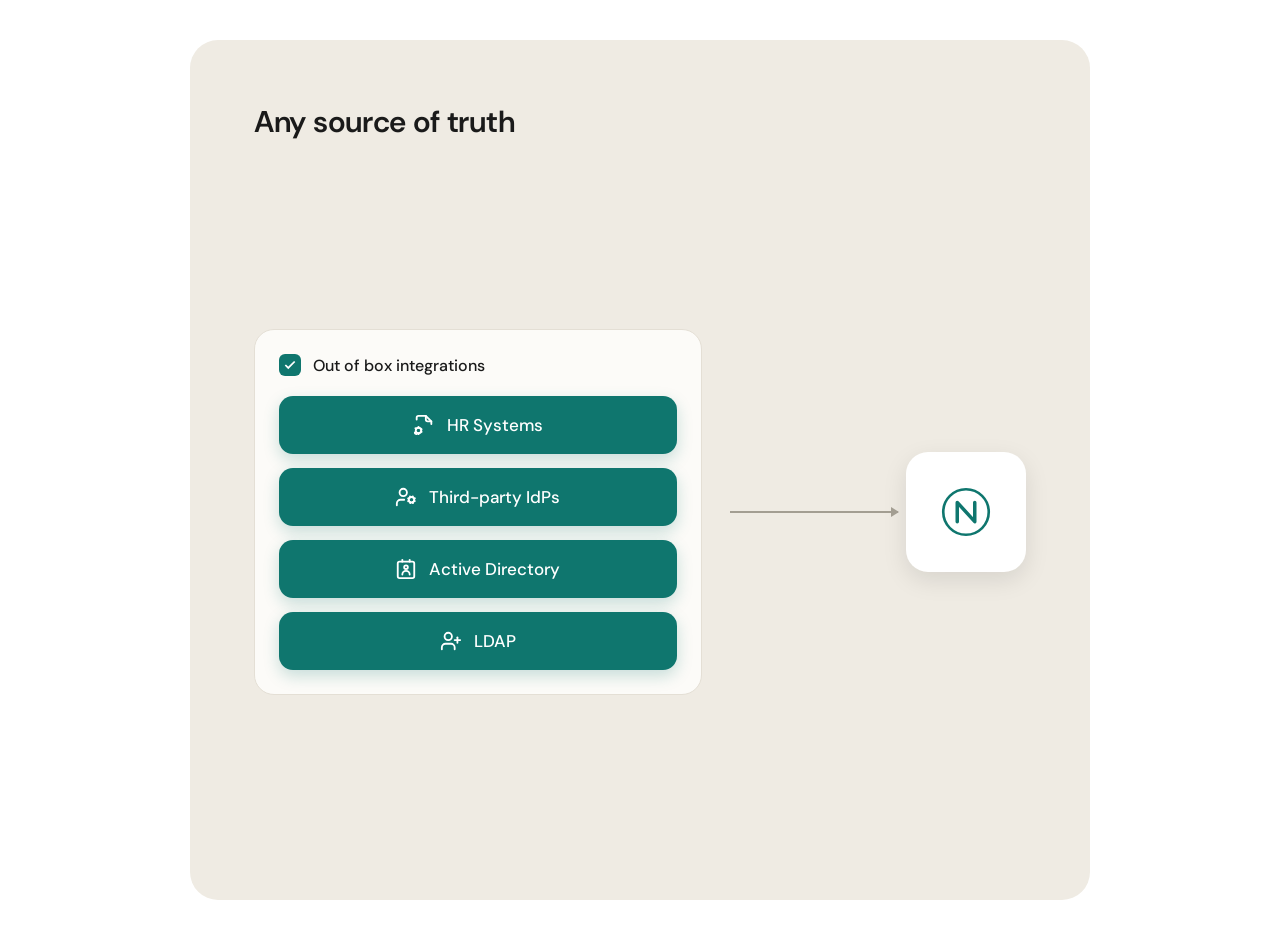
<file: diagrams/any-source-of-truth.northwind.html>
<!DOCTYPE html>
<html lang="en">
<head>
  <meta charset="UTF-8" />
  <meta name="viewport" content="width=device-width, initial-scale=1.0" />
  <title>Any source of truth — Northwind</title>
  <!-- TOKEN FILE (brand). Swap this one line to rebrand. -->
  <link rel="stylesheet" href="../engine/tokens/northwind.css" />
  <!-- STYLE PACK (shared component library, brand-agnostic). -->
  <link rel="stylesheet" href="../engine/packs/okta-marketing.css" />
  <style>
    /* Page-local layout only — no brand values here.
       (Layout/structure is identical across brand variants.) */
    .panel--A {
      width: 900px;
      height: 860px;
      display: flex;
      flex-direction: column;
    }
    .panel--A .headline-row { margin-bottom: 48px; }

    /* left -> right: sources card | connector | hero tile.
       Vertically centered as a group in the remaining height. */
    .flow-row {
      flex: 1;
      display: flex;
      align-items: center;
      gap: 0;
    }
    .flow-row .sources-card {
      width: 58%;
      flex: 0 0 58%;
    }
    .flow-row .connector-h {
      flex: 1 1 auto;
      min-width: 40px;
      margin: 0 8px 0 28px;
    }
    .flow-row .tile--hero { margin-left: 0; }
  </style>
</head>
<body class="diagram-stage">

  <!-- ===== DIAGRAM A — "Any source of truth" (cream) ===== -->
  <section class="panel panel--cream panel--A">

    <div class="headline-row">
      <h1 class="panel__headline">Any source of truth</h1>
    </div>

    <div class="flow-row">

      <!-- Sources container -->
      <div class="sources-card">
        <div class="sources-card__head">
          <span class="checkbox">
            <!-- Lucide: check -->
            <svg viewBox="0 0 24 24"><path d="M20 6 9 17l-5-5"/></svg>
          </span>
          <span class="sources-card__label">Out of box integrations</span>
        </div>

        <div class="pill-stack">
          <!-- 1. HR Systems — Lucide: file-cog -->
          <div class="pill">
            <span class="pill__icon">
              <svg viewBox="0 0 24 24" stroke-linecap="round" stroke-linejoin="round">
                <path d="M14 2v4a2 2 0 0 0 2 2h4"/>
                <path d="M4 6V4a2 2 0 0 1 2-2h8l6 6v3"/>
                <path d="M4 22a2 2 0 0 1-2-2"/>
                <circle cx="6" cy="18" r="3"/>
                <path d="M6 14v1"/><path d="M6 21v1"/>
                <path d="m2.6 15.5 .87.5"/><path d="m8.53 19 .87.5"/>
                <path d="m2.6 20.5 .87-.5"/><path d="m8.53 17 .87-.5"/>
              </svg>
            </span>
            <span class="pill__label">HR Systems</span>
          </div>

          <!-- 2. Third-party IdPs — Lucide: user-cog -->
          <div class="pill">
            <span class="pill__icon">
              <svg viewBox="0 0 24 24" stroke-linecap="round" stroke-linejoin="round">
                <circle cx="18" cy="15" r="3"/>
                <circle cx="9" cy="7" r="4"/>
                <path d="M10 15H6a4 4 0 0 0-4 4v2"/>
                <path d="m21.7 16.4-.9-.3"/><path d="m15.2 13.9-.9-.3"/>
                <path d="m16.6 18.7.3-.9"/><path d="m19.1 12.2.3-.9"/>
                <path d="m19.6 18.7-.4-1"/><path d="m16.8 12.3-.4-1"/>
                <path d="m14.3 16.6 1-.4"/><path d="m20.7 13.8 1-.4"/>
              </svg>
            </span>
            <span class="pill__label">Third-party IdPs</span>
          </div>

          <!-- 3. Active Directory — Lucide: contact -->
          <div class="pill">
            <span class="pill__icon">
              <svg viewBox="0 0 24 24" stroke-linecap="round" stroke-linejoin="round">
                <path d="M16 18a4 4 0 0 0-8 0"/>
                <rect width="18" height="18" x="3" y="4" rx="2"/>
                <circle cx="12" cy="10" r="2"/>
                <line x1="8" x2="8" y1="2" y2="4"/>
                <line x1="16" x2="16" y1="2" y2="4"/>
              </svg>
            </span>
            <span class="pill__label">Active Directory</span>
          </div>

          <!-- 4. LDAP — Lucide: user-plus -->
          <div class="pill">
            <span class="pill__icon">
              <svg viewBox="0 0 24 24" stroke-linecap="round" stroke-linejoin="round">
                <path d="M16 21v-2a4 4 0 0 0-4-4H6a4 4 0 0 0-4 4v2"/>
                <circle cx="9" cy="7" r="4"/>
                <line x1="19" x2="19" y1="8" y2="14"/>
                <line x1="22" x2="16" y1="11" y2="11"/>
              </svg>
            </span>
            <span class="pill__label">LDAP</span>
          </div>
        </div>
      </div>

      <!-- Connector -> hero -->
      <div class="connector-h"></div>

      <!-- Hero tile (brand mark via token) -->
      <div class="tile tile--hero">
        <span class="hero-mark"></span>
      </div>

    </div>
  </section>

</body>
</html>
</file>
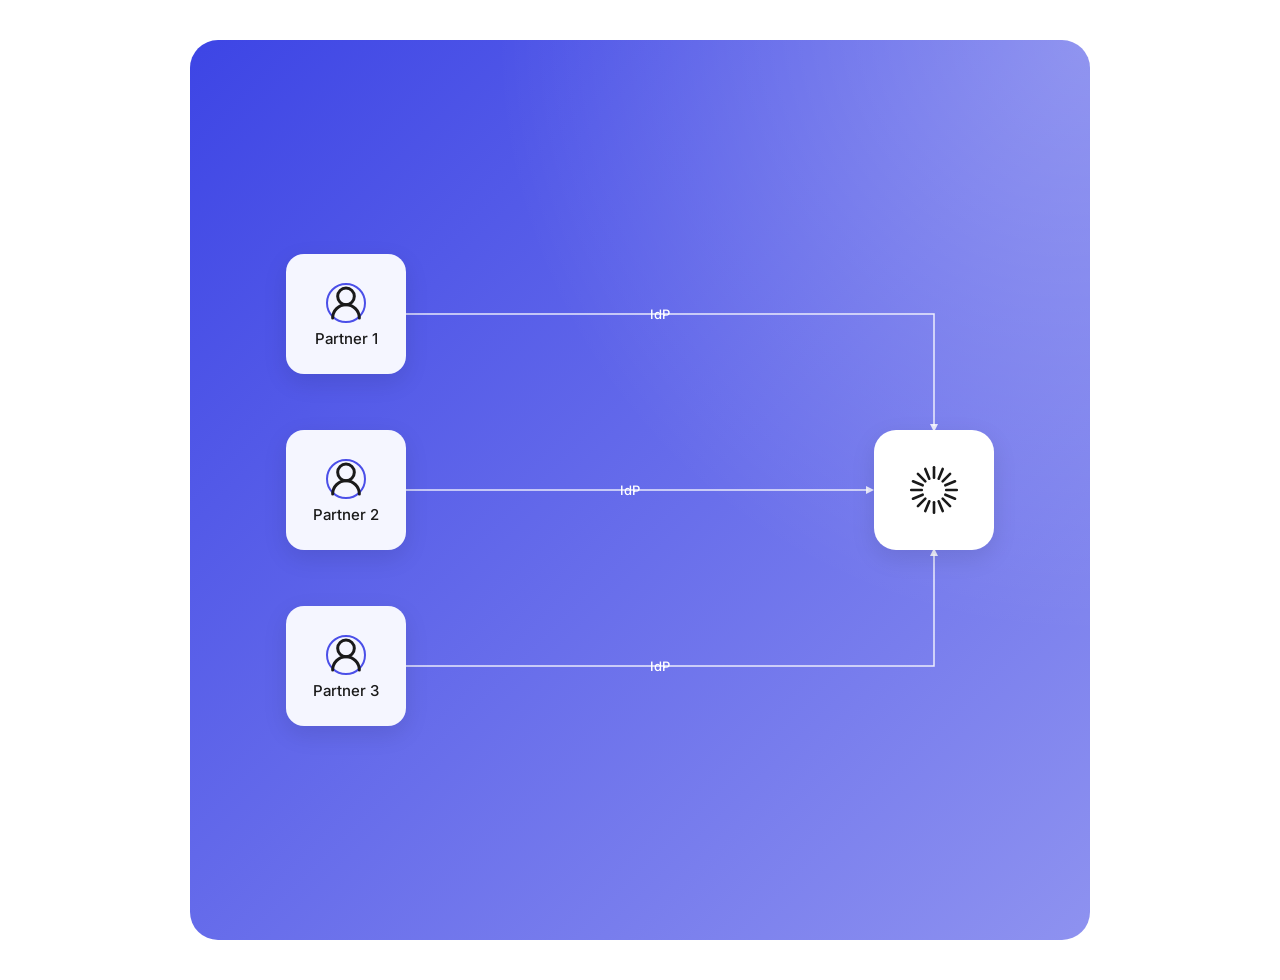
<file: diagrams/partners-idp.html>
<!DOCTYPE html>
<html lang="en">
<head>
  <meta charset="UTF-8" />
  <meta name="viewport" content="width=device-width, initial-scale=1.0" />
  <title>Partners → Okta — Okta</title>
  <!-- TOKEN FILE (brand). Swap this one line to rebrand. -->
  <link rel="stylesheet" href="../engine/tokens/okta.css" />
  <!-- STYLE PACK (shared component library, brand-agnostic). -->
  <link rel="stylesheet" href="../engine/packs/okta-marketing.css" />
  <style>
    /* Page-local layout only — identical across brand variants. */
    .panel--B {
      width: 900px;
      height: 900px;
    }
    /* Tiles are absolutely positioned to match the SVG connector
       coordinate space (the SVG viewBox is 900x900, 1:1 with px). */
    .panel--B .tile { position: absolute; }
    .p1 { left: 96px; top: 214px; }
    .p2 { left: 96px; top: 390px; }
    .p3 { left: 96px; top: 566px; }
    .hero { left: 684px; top: 390px; }
  </style>
</head>
<body class="diagram-stage">

  <!-- ===== DIAGRAM B — "Partner 1/2/3 → Okta" (blue gradient) ===== -->
  <section class="panel panel--blue panel--B">

    <!-- Connector layer: crisp orthogonal SVG routing.
         Coordinate space = 900x900, 1:1 with the panel px box. -->
    <svg class="connector-layer" viewBox="0 0 900 900" preserveAspectRatio="none">
      <!-- P1: right, then DOWN into hero top (744,390) -->
      <path d="M 216 274 H 744 V 386" />
      <polygon class="arrow-fill" points="744,392 740,384 748,384" />

      <!-- P2: straight into hero left edge (684,450) -->
      <path d="M 216 450 H 678" />
      <polygon class="arrow-fill" points="684,450 676,446 676,454" />

      <!-- P3: right, then UP into hero bottom (744,510) -->
      <path d="M 216 626 H 744 V 514" />
      <polygon class="arrow-fill" points="744,508 740,516 748,516" />
    </svg>

    <!-- Edge labels riding the horizontal segments -->
    <span class="edge-label" style="left:470px; top:274px;">IdP</span>
    <span class="edge-label" style="left:440px; top:450px;">IdP</span>
    <span class="edge-label" style="left:470px; top:626px;">IdP</span>

    <!-- Partner tiles (glyph + label inside) -->
    <div class="tile tile--soft tile--labeled p1">
      <span class="person-glyph">
        <span class="ring"></span>
        <!-- Lucide: user-round -->
        <svg viewBox="0 0 24 24" stroke-linecap="round" stroke-linejoin="round">
          <circle cx="12" cy="8" r="5"/>
          <path d="M20 21a8 8 0 0 0-16 0"/>
        </svg>
      </span>
      <span class="tile__caption">Partner 1</span>
    </div>

    <div class="tile tile--soft tile--labeled p2">
      <span class="person-glyph">
        <span class="ring"></span>
        <svg viewBox="0 0 24 24" stroke-linecap="round" stroke-linejoin="round">
          <circle cx="12" cy="8" r="5"/>
          <path d="M20 21a8 8 0 0 0-16 0"/>
        </svg>
      </span>
      <span class="tile__caption">Partner 2</span>
    </div>

    <div class="tile tile--soft tile--labeled p3">
      <span class="person-glyph">
        <span class="ring"></span>
        <svg viewBox="0 0 24 24" stroke-linecap="round" stroke-linejoin="round">
          <circle cx="12" cy="8" r="5"/>
          <path d="M20 21a8 8 0 0 0-16 0"/>
        </svg>
      </span>
      <span class="tile__caption">Partner 3</span>
    </div>

    <!-- Hero tile (brand mark via token) -->
    <div class="tile tile--hero hero">
      <span class="hero-mark"></span>
    </div>

  </section>

</body>
</html>
</file>
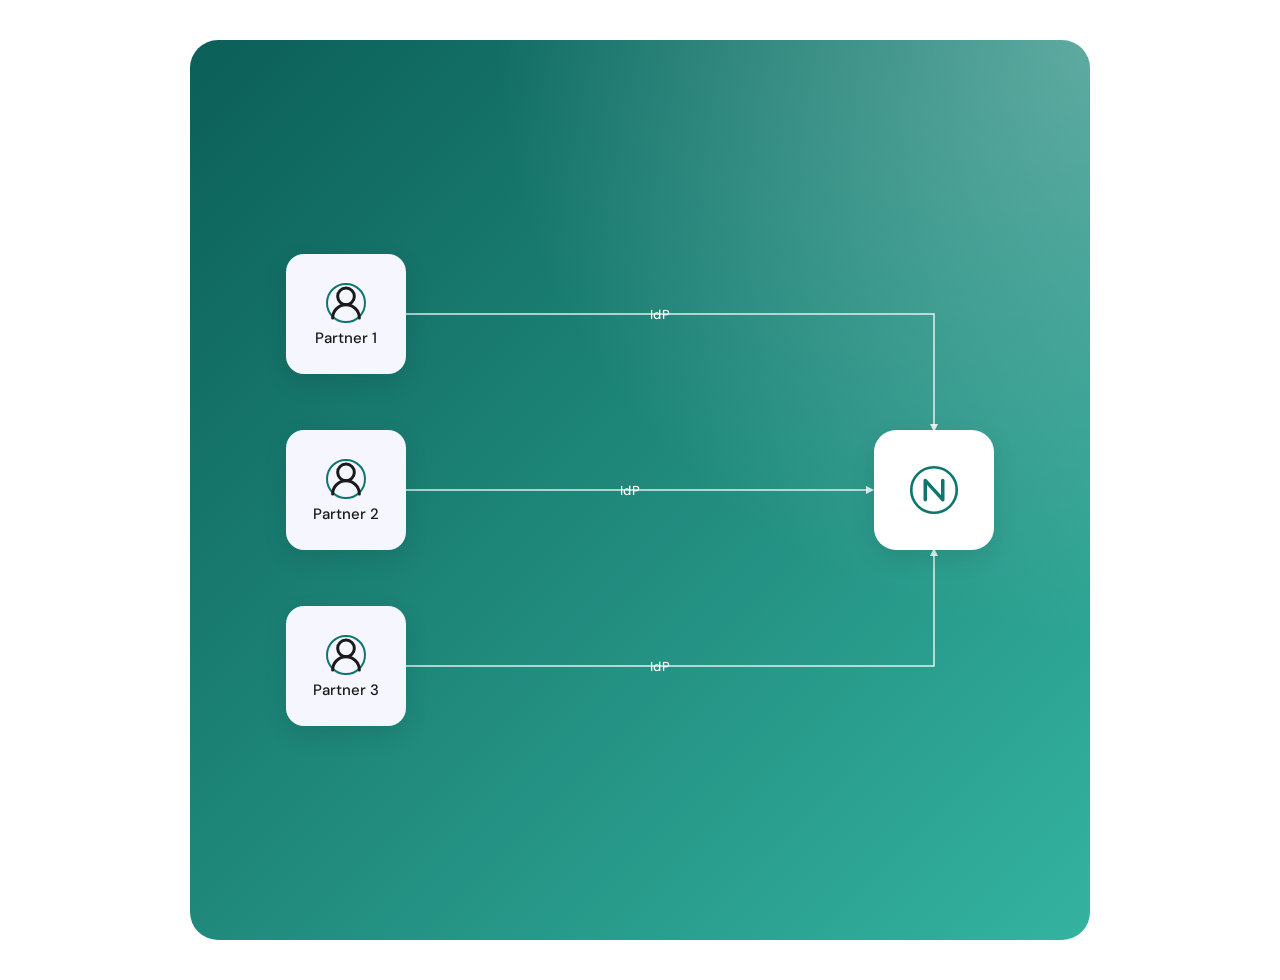
<file: diagrams/partners-idp.northwind.html>
<!DOCTYPE html>
<html lang="en">
<head>
  <meta charset="UTF-8" />
  <meta name="viewport" content="width=device-width, initial-scale=1.0" />
  <title>Partners → Okta — Northwind</title>
  <!-- TOKEN FILE (brand). Swap this one line to rebrand. -->
  <link rel="stylesheet" href="../engine/tokens/northwind.css" />
  <!-- STYLE PACK (shared component library, brand-agnostic). -->
  <link rel="stylesheet" href="../engine/packs/okta-marketing.css" />
  <style>
    /* Page-local layout only — identical across brand variants. */
    .panel--B {
      width: 900px;
      height: 900px;
    }
    /* Tiles are absolutely positioned to match the SVG connector
       coordinate space (the SVG viewBox is 900x900, 1:1 with px). */
    .panel--B .tile { position: absolute; }
    .p1 { left: 96px; top: 214px; }
    .p2 { left: 96px; top: 390px; }
    .p3 { left: 96px; top: 566px; }
    .hero { left: 684px; top: 390px; }
  </style>
</head>
<body class="diagram-stage">

  <!-- ===== DIAGRAM B — "Partner 1/2/3 → Okta" (blue gradient) ===== -->
  <section class="panel panel--blue panel--B">

    <!-- Connector layer: crisp orthogonal SVG routing.
         Coordinate space = 900x900, 1:1 with the panel px box. -->
    <svg class="connector-layer" viewBox="0 0 900 900" preserveAspectRatio="none">
      <!-- P1: right, then DOWN into hero top (744,390) -->
      <path d="M 216 274 H 744 V 386" />
      <polygon class="arrow-fill" points="744,392 740,384 748,384" />

      <!-- P2: straight into hero left edge (684,450) -->
      <path d="M 216 450 H 678" />
      <polygon class="arrow-fill" points="684,450 676,446 676,454" />

      <!-- P3: right, then UP into hero bottom (744,510) -->
      <path d="M 216 626 H 744 V 514" />
      <polygon class="arrow-fill" points="744,508 740,516 748,516" />
    </svg>

    <!-- Edge labels riding the horizontal segments -->
    <span class="edge-label" style="left:470px; top:274px;">IdP</span>
    <span class="edge-label" style="left:440px; top:450px;">IdP</span>
    <span class="edge-label" style="left:470px; top:626px;">IdP</span>

    <!-- Partner tiles (glyph + label inside) -->
    <div class="tile tile--soft tile--labeled p1">
      <span class="person-glyph">
        <span class="ring"></span>
        <!-- Lucide: user-round -->
        <svg viewBox="0 0 24 24" stroke-linecap="round" stroke-linejoin="round">
          <circle cx="12" cy="8" r="5"/>
          <path d="M20 21a8 8 0 0 0-16 0"/>
        </svg>
      </span>
      <span class="tile__caption">Partner 1</span>
    </div>

    <div class="tile tile--soft tile--labeled p2">
      <span class="person-glyph">
        <span class="ring"></span>
        <svg viewBox="0 0 24 24" stroke-linecap="round" stroke-linejoin="round">
          <circle cx="12" cy="8" r="5"/>
          <path d="M20 21a8 8 0 0 0-16 0"/>
        </svg>
      </span>
      <span class="tile__caption">Partner 2</span>
    </div>

    <div class="tile tile--soft tile--labeled p3">
      <span class="person-glyph">
        <span class="ring"></span>
        <svg viewBox="0 0 24 24" stroke-linecap="round" stroke-linejoin="round">
          <circle cx="12" cy="8" r="5"/>
          <path d="M20 21a8 8 0 0 0-16 0"/>
        </svg>
      </span>
      <span class="tile__caption">Partner 3</span>
    </div>

    <!-- Hero tile (brand mark via token) -->
    <div class="tile tile--hero hero">
      <span class="hero-mark"></span>
    </div>

  </section>

</body>
</html>
</file>
<file: engine/packs/okta-marketing.css>
/* ============================================================
   OKTA-MARKETING — style pack (component library)
   ------------------------------------------------------------
   Reusable component classes for the "Okta marketing" diagram
   look. RULE: this file NEVER hard-codes a brand color, font,
   or hero mark. Every brand value is read via var(--token),
   resolved by whichever token file the page links. That is what
   makes a rebrand a one-file swap.

   The only literal colors permitted here are structural neutrals
   that are intentionally brand-agnostic (pure white tiles, the
   near-white inner card, hairline borders) — these are part of
   the *look* of the pack, not the *brand*. Anything a client
   would want to change (accent, gradient, cream, ink, connector,
   hero mark, fonts, radii) is a token.
   ============================================================ */

/* ---------- Reset / base ---------- */
* { box-sizing: border-box; }

html, body {
  margin: 0;
  padding: 0;
  font-family: var(--font-sans);
  color: var(--ink);
  -webkit-font-smoothing: antialiased;
  text-rendering: optimizeLegibility;
}

/* The diagram stage: centers the panel on a white page.
   Used as the page <body> wrapper so every diagram is framed
   identically. */
.diagram-stage {
  min-height: 100vh;
  width: 100%;
  background: #FFFFFF;
  display: flex;
  align-items: center;
  justify-content: center;
  padding: 40px;
}

/* ============================================================
   PANEL — the framed canvas behind a diagram
   ============================================================ */
.panel {
  position: relative;
  border-radius: var(--panel-radius);
  box-sizing: border-box;
}

/* Cream variant (Diagram A) */
.panel--cream {
  background: var(--panel-cream);
  padding: 64px;
}

/* Blue-gradient variant (Diagram B).
   Gradient runs bottom-left (from) -> top-right (to) at 135deg,
   with a soft white bloom in the top-right corner. */
.panel--blue {
  background:
    radial-gradient(120% 120% at 100% 0%,
      rgba(255, 255, 255, 0.28) 0%,
      rgba(255, 255, 255, 0) 55%),
    linear-gradient(135deg, var(--panel-grad-from), var(--panel-grad-to));
  overflow: hidden;
}

/* Headline inside a panel (top-left, calm/editorial) */
.panel__headline {
  margin: 0;
  font-size: 30px;
  font-weight: 600;
  letter-spacing: -0.01em;
  color: var(--ink);
  line-height: 1.2;
}

/* ============================================================
   SOURCES CARD — near-white rounded container (Diagram A)
   Holds the "out of box integrations" checkbox + the pill stack.
   ============================================================ */
.sources-card {
  background: #FCFBF8;
  border: 1px solid #E4DFD5;
  border-radius: 20px;
  padding: 24px;
}

.sources-card__head {
  display: flex;
  align-items: center;
  gap: 12px;
  margin-bottom: 20px;
}

.sources-card__label {
  font-size: 16px;
  font-weight: 500;
  color: var(--ink);
}

/* Filled checkbox — accent fill, white check */
.checkbox {
  width: 22px;
  height: 22px;
  border-radius: 6px;
  background: var(--accent);
  display: inline-flex;
  align-items: center;
  justify-content: center;
  flex: 0 0 auto;
}
.checkbox svg {
  width: 14px;
  height: 14px;
  stroke: #FFFFFF;
  stroke-width: 3;
  fill: none;
}

/* ============================================================
   PILL — accent button: solid accent, white line-icon + label
   ============================================================ */
.pill-stack {
  display: flex;
  flex-direction: column;
  gap: 14px;
}

.pill {
  height: 58px;
  border-radius: var(--pill-radius);
  background: var(--accent);
  box-shadow: 0 6px 16px var(--accent-shadow);
  display: flex;
  align-items: center;
  justify-content: center;   /* icon+label group sits centered */
  gap: 12px;
  padding: 0 20px;
}
.pill__icon {
  width: 22px;
  height: 22px;
  flex: 0 0 auto;
  display: inline-flex;
  align-items: center;
  justify-content: center;
}
.pill__icon svg {
  width: 22px;
  height: 22px;
  stroke: #FFFFFF;
  stroke-width: 2;
  fill: none;
}
.pill__label {
  font-size: 17px;
  font-weight: 500;
  color: #FFFFFF;
  white-space: nowrap;
}

/* ============================================================
   TILE — white rounded node tile (hero / logo / glyph holder)
   ============================================================ */
.tile {
  width: 120px;
  height: 120px;
  background: #FFFFFF;
  border-radius: var(--tile-radius);
  box-shadow: 0 8px 24px rgba(0, 0, 0, 0.10);
  display: flex;
  align-items: center;
  justify-content: center;
  flex: 0 0 auto;
}

/* Hero tile holds the brand mark (token-driven via --hero-logo) */
.tile--hero .hero-mark {
  width: 56px;
  height: 56px;
}

/* On the blue panel the partner tiles are a faint cool white */
.tile--soft {
  background: #F5F6FF;
  border-radius: 18px;
}

/* Partner tile: glyph + label stacked inside the tile */
.tile--labeled {
  flex-direction: column;
  gap: 8px;
}
.tile__glyph {
  width: 40px;
  height: 40px;
  display: inline-flex;
  align-items: center;
  justify-content: center;
}
.tile__glyph svg {
  width: 40px;
  height: 40px;
  fill: none;
}
.tile__caption {
  font-size: 15px;
  font-weight: 500;
  color: var(--ink);
  line-height: 1;
}

/* ============================================================
   HERO MARK — brand sunburst / monogram.
   The actual artwork is supplied by the token file via
   --hero-logo (a data-URI SVG). The pack only positions a box
   and paints that token as a centered, contained background.
   This keeps the markup brand-agnostic: <span class="hero-mark">.
   ============================================================ */
.hero-mark {
  display: inline-block;
  background-image: var(--hero-logo);
  background-repeat: no-repeat;
  background-position: center;
  background-size: contain;
}

/* Person glyph (Diagram B partner tiles): a Lucide circle-user
   drawn dark, wrapped in a thin accent ring so the accent shows.
   The ring color is the brand accent (token-driven). */
.person-glyph {
  position: relative;
  width: 40px;
  height: 40px;
}
.person-glyph .ring {
  position: absolute;
  inset: 0;
  border: 2px solid var(--accent);
  border-radius: 50%;
}
.person-glyph svg {
  position: absolute;
  inset: 0;
  width: 100%;
  height: 100%;
  stroke: var(--ink);
  stroke-width: 1.8;
  fill: none;
}

/* ============================================================
   CONNECTORS
   ============================================================ */

/* Simple straight horizontal connector on cream (Diagram A).
   Implemented with a hairline rule + a CSS arrowhead. */
.connector-h {
  position: relative;
  height: 1.5px;
  background: var(--connector-on-cream);
  align-self: center;
}
.connector-h::after {
  content: "";
  position: absolute;
  right: -1px;
  top: 50%;
  transform: translateY(-50%);
  width: 0;
  height: 0;
  border-top: 5px solid transparent;
  border-bottom: 5px solid transparent;
  border-left: 8px solid var(--connector-on-cream);
}

/* SVG connector layer (Diagram B) — absolutely fills the panel.
   Paths + marker arrowheads are styled here; stroke reads the
   on-blue connector token. */
.connector-layer {
  position: absolute;
  inset: 0;
  width: 100%;
  height: 100%;
  pointer-events: none;
}
.connector-layer path {
  fill: none;
  stroke: var(--connector-on-blue);
  stroke-width: 1.5;
}
.connector-layer .arrow-fill {
  fill: var(--connector-on-blue);
  stroke: none;
}

/* Edge label (e.g. "IdP") that rides a connector segment */
.edge-label {
  position: absolute;
  font-size: 13px;
  font-weight: 500;
  color: #FFFFFF;
  transform: translate(-50%, -50%);
  letter-spacing: 0.01em;
}

/* ============================================================
   APP-WINDOW CARD — white card w/ header + skeleton bars
   (reserved component for later refs; included for completeness)
   ============================================================ */
.app-card {
  background: #FFFFFF;
  border-radius: 16px;
  box-shadow: 0 8px 24px rgba(0, 0, 0, 0.12);
  overflow: hidden;
}
.app-card__header {
  display: flex;
  align-items: center;
  gap: 10px;
  padding: 14px 16px;
  border-bottom: 1px solid #EEF0F4;
  font-size: 14px;
  font-weight: 600;
}
.app-card__body { padding: 16px; }
.skeleton-bar {
  height: 10px;
  border-radius: 6px;
  background: var(--skeleton);
  margin-bottom: 10px;
}
</file>
<file: engine/tokens/okta.css>
/* ============================================================
   OKTA — brand token file
   ------------------------------------------------------------
   The engine's core promise: a diagram's markup never changes.
   Re-branding = swapping THIS file for another token file.
   Every brand-specific value (color, font, radius, hero mark)
   lives here as a CSS custom property; the style pack only ever
   reads var(--token) and never hard-codes a brand value.
   ============================================================ */

@import url('https://fonts.googleapis.com/css2?family=Inter:wght@400;500;600;700&display=swap');

:root {
  /* Typography */
  --font-sans: 'Inter', system-ui, -apple-system, 'Segoe UI', sans-serif;

  /* Accent (indigo) */
  --accent: #4B4FE8;
  --accent-text: #3D43E8;
  /* Shadow tint follows the accent (pills) */
  --accent-shadow: rgba(75, 79, 232, 0.20);

  /* Surfaces */
  --panel-cream: #EFE9DF;
  --panel-grad-from: #3D45E5;   /* gradient start (bottom-left) */
  --panel-grad-to:   #8E92F0;   /* gradient end   (top-right)   */

  /* Connectors */
  --connector-on-cream: #A8A296;
  --connector-on-blue:  rgba(255, 255, 255, 0.85);

  /* Ink + neutrals */
  --ink: #1A1A1A;
  --skeleton: #D9DCE3;

  /* Radii */
  --tile-radius:  22px;
  --pill-radius:  14px;
  --panel-radius: 28px;

  /* ----------------------------------------------------------
     Hero mark — Okta "sunburst".
     16 radial rounded-cap strokes, every 22.5°, r 14 → 26,
     stroke #1A1A1A width 3, hollow center, 64 viewBox.
     Encoded as a data-URI SVG so the markup stays brand-agnostic
     (markup just references var(--hero-logo)).
     ---------------------------------------------------------- */
  --hero-logo: url("data:image/svg+xml,%3Csvg xmlns='http://www.w3.org/2000/svg' viewBox='0 0 64 64'%3E%3Cg stroke='%231A1A1A' stroke-width='3' stroke-linecap='round'%3E%3Cline x1='32' y1='18' x2='32' y2='6'/%3E%3Cline x1='37.36' y1='19.07' x2='41.95' y2='7.98'/%3E%3Cline x1='41.9' y1='22.1' x2='50.38' y2='13.62'/%3E%3Cline x1='44.93' y1='26.64' x2='56.02' y2='22.05'/%3E%3Cline x1='46' y1='32' x2='58' y2='32'/%3E%3Cline x1='44.93' y1='37.36' x2='56.02' y2='41.95'/%3E%3Cline x1='41.9' y1='41.9' x2='50.38' y2='50.38'/%3E%3Cline x1='37.36' y1='44.93' x2='41.95' y2='56.02'/%3E%3Cline x1='32' y1='46' x2='32' y2='58'/%3E%3Cline x1='26.64' y1='44.93' x2='22.05' y2='56.02'/%3E%3Cline x1='22.1' y1='41.9' x2='13.62' y2='50.38'/%3E%3Cline x1='19.07' y1='37.36' x2='7.98' y2='41.95'/%3E%3Cline x1='18' y1='32' x2='6' y2='32'/%3E%3Cline x1='19.07' y1='26.64' x2='7.98' y2='22.05'/%3E%3Cline x1='22.1' y1='22.1' x2='13.62' y2='13.62'/%3E%3Cline x1='26.64' y1='19.07' x2='22.05' y2='7.98'/%3E%3C/g%3E%3C/svg%3E");
}
</file>
<file: engine/tokens/northwind.css>
/* ============================================================
   NORTHWIND — demo rebrand token file
   ------------------------------------------------------------
   Identical schema to okta.css. The diagram markup is byte-for-
   byte the same; only the linked token file changes. Northwind's
   identity: deep emerald, warm paper, an "N" monogram in a ring.
   ============================================================ */

@import url('https://fonts.googleapis.com/css2?family=DM+Sans:wght@400;500;600;700&display=swap');

:root {
  /* Typography */
  --font-sans: 'DM Sans', system-ui, -apple-system, 'Segoe UI', sans-serif;

  /* Accent (deep emerald) */
  --accent: #0F766E;
  --accent-text: #0B5F58;
  /* Shadow tint follows the accent (pills) */
  --accent-shadow: rgba(15, 118, 110, 0.22);

  /* Surfaces */
  --panel-cream: #EFEBE3;          /* warm paper, tinted a touch cooler */
  --panel-grad-from: #0B5F58;      /* gradient start (bottom-left) */
  --panel-grad-to:   #34B3A0;      /* gradient end   (top-right)   */

  /* Connectors */
  --connector-on-cream: #A39E92;
  --connector-on-blue:  rgba(255, 255, 255, 0.85);

  /* Ink + neutrals */
  --ink: #1A1A1A;
  --skeleton: #D8DDD9;

  /* Radii (kept identical to Okta — structure is shared) */
  --tile-radius:  22px;
  --pill-radius:  14px;
  --panel-radius: 28px;

  /* ----------------------------------------------------------
     Hero mark — Northwind "N" monogram inside a rounded ring.
     Ring: r 26, stroke accent width 3, hollow. N: polyline in
     accent, rounded joins. 64 viewBox, centered 32,32.
     ---------------------------------------------------------- */
  --hero-logo: url("data:image/svg+xml,%3Csvg xmlns='http://www.w3.org/2000/svg' viewBox='0 0 64 64'%3E%3Ccircle cx='32' cy='32' r='26' fill='none' stroke='%230F766E' stroke-width='3'/%3E%3Cpolyline points='22,43 22,21 42,43 42,21' fill='none' stroke='%230F766E' stroke-width='4' stroke-linecap='round' stroke-linejoin='round'/%3E%3C/svg%3E");
}
</file>
